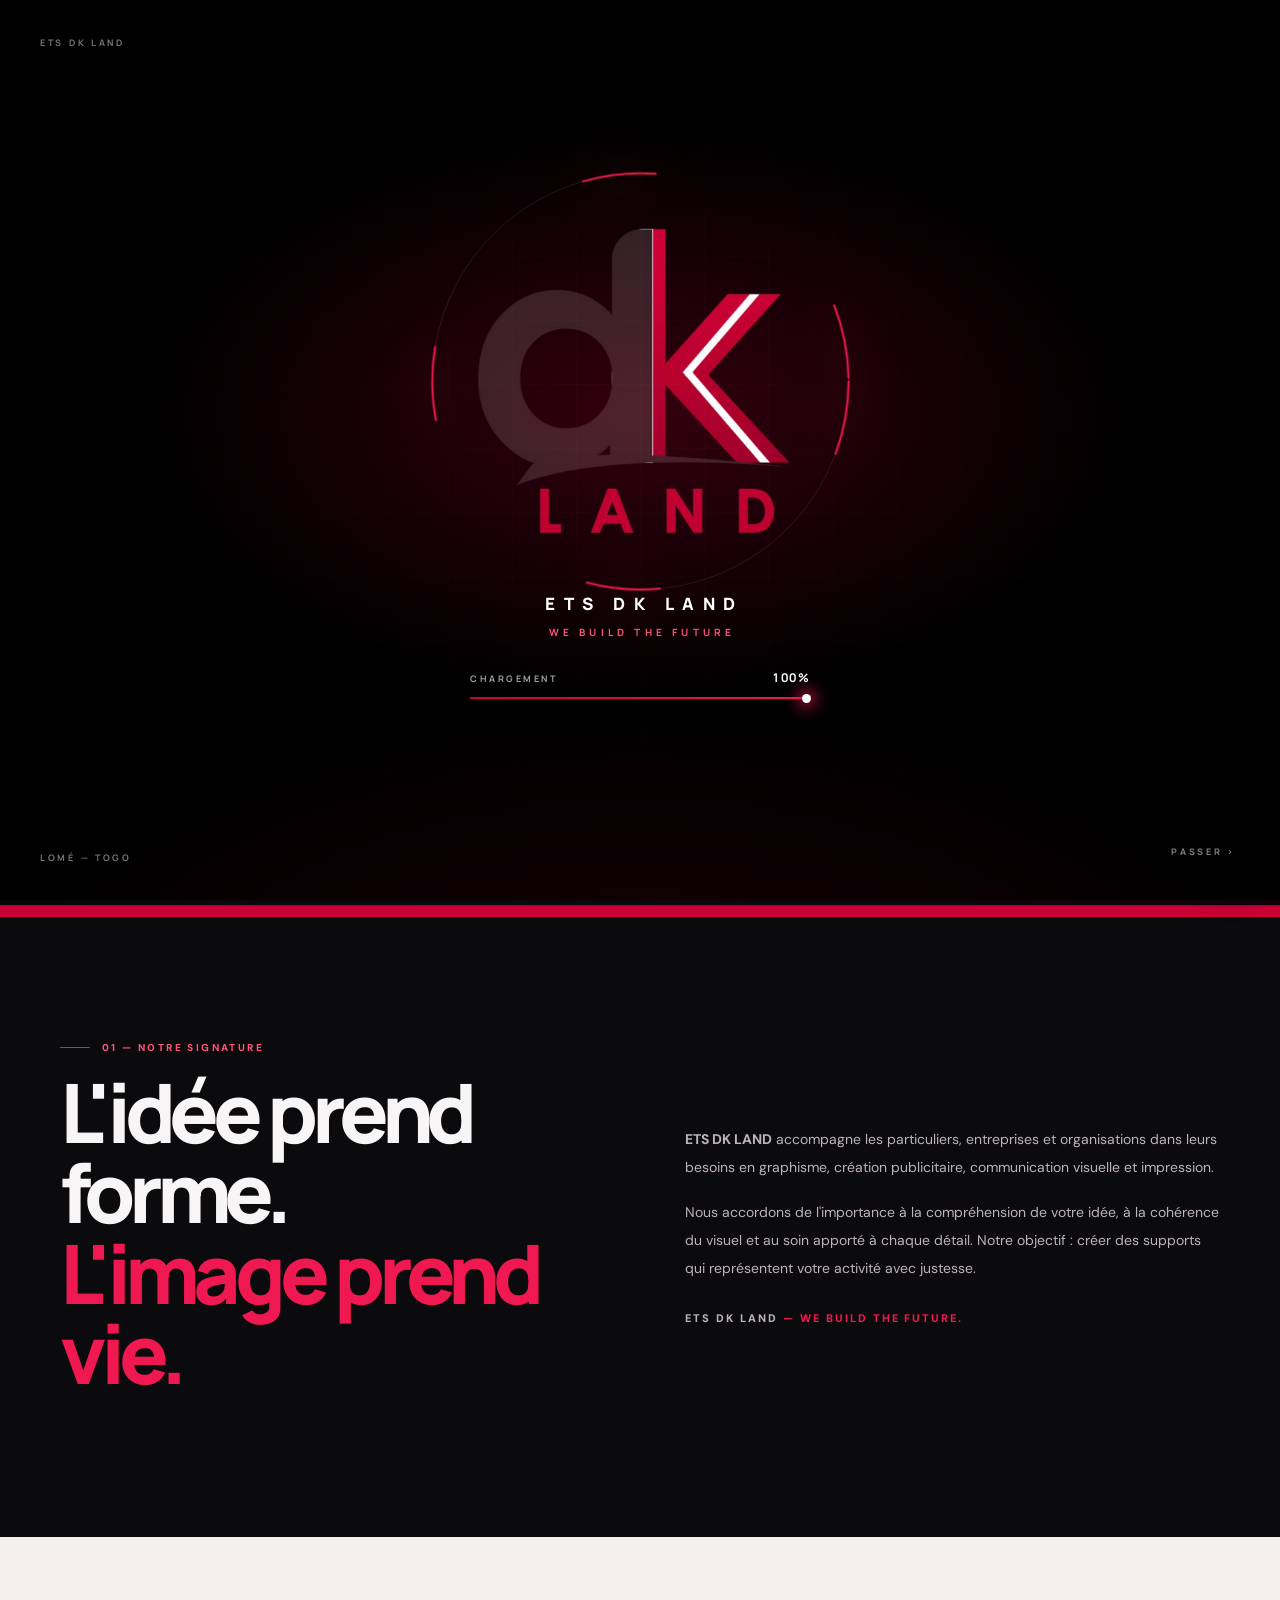
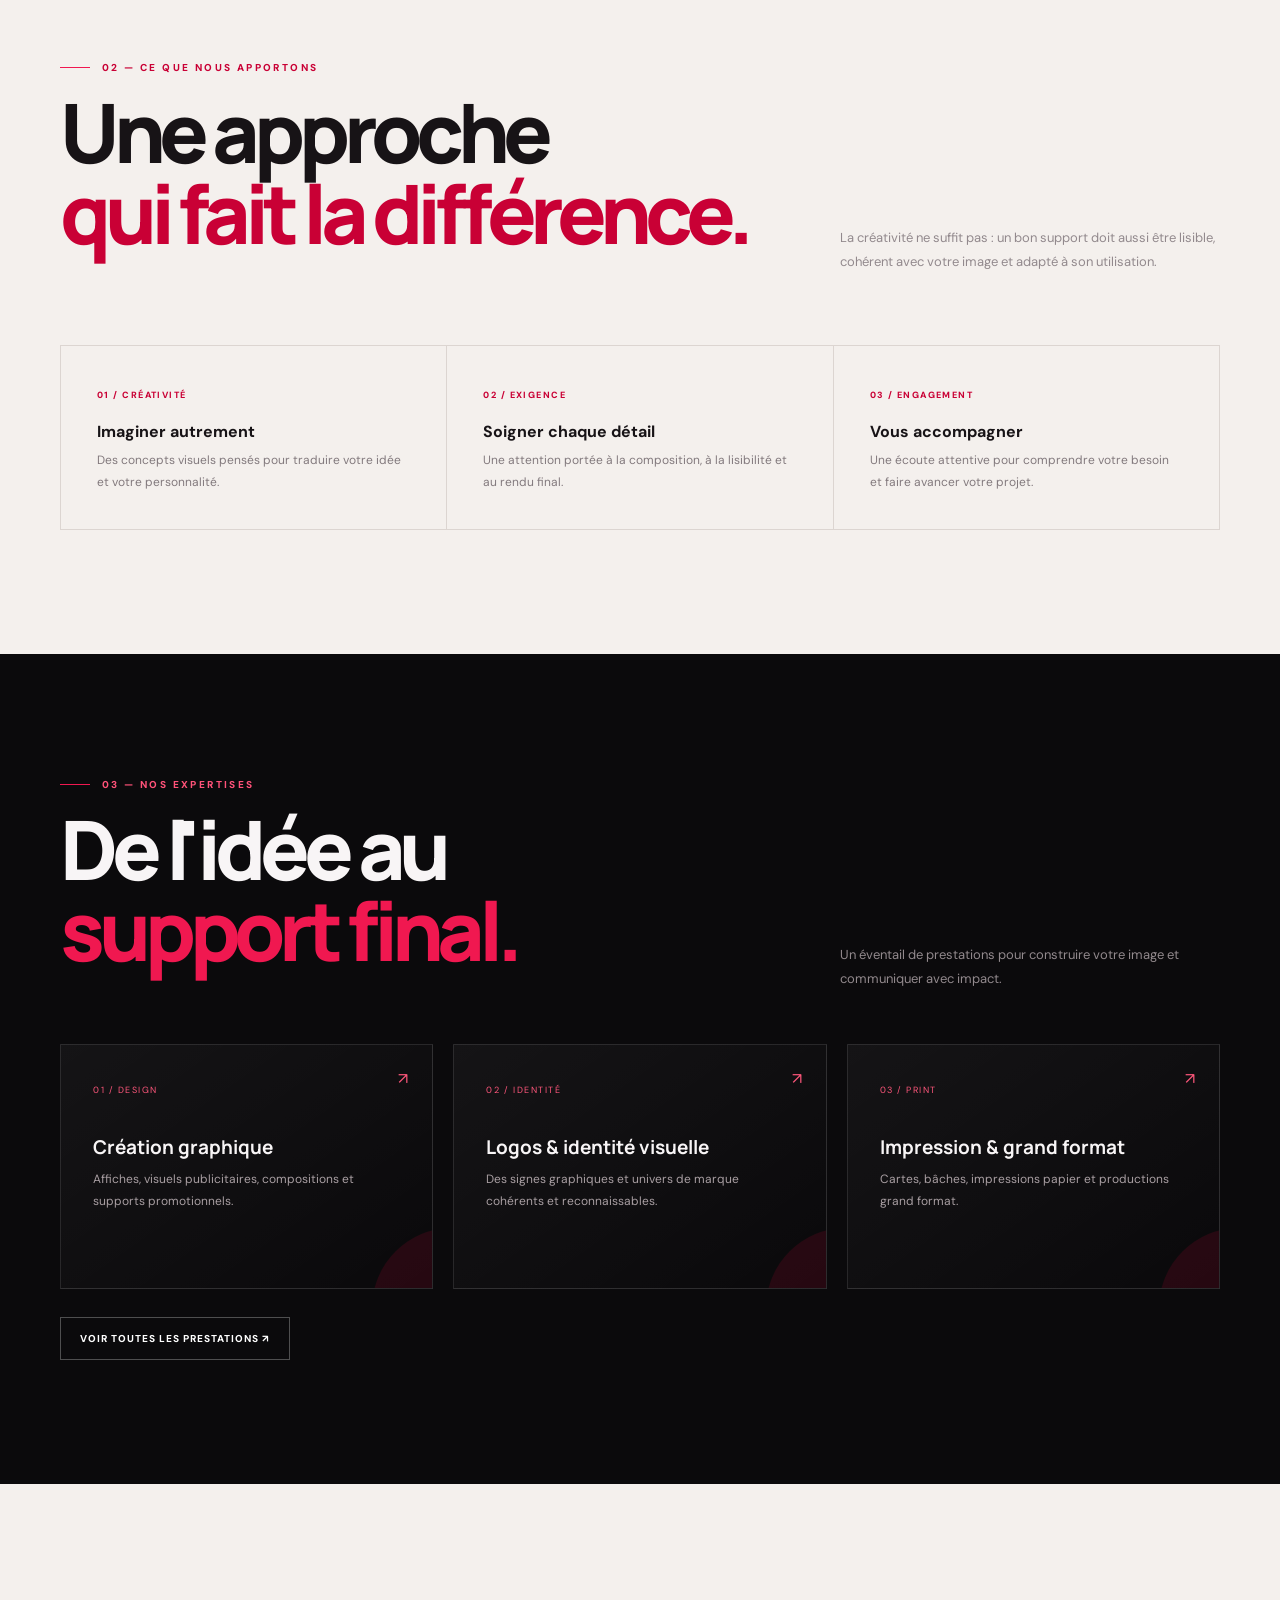
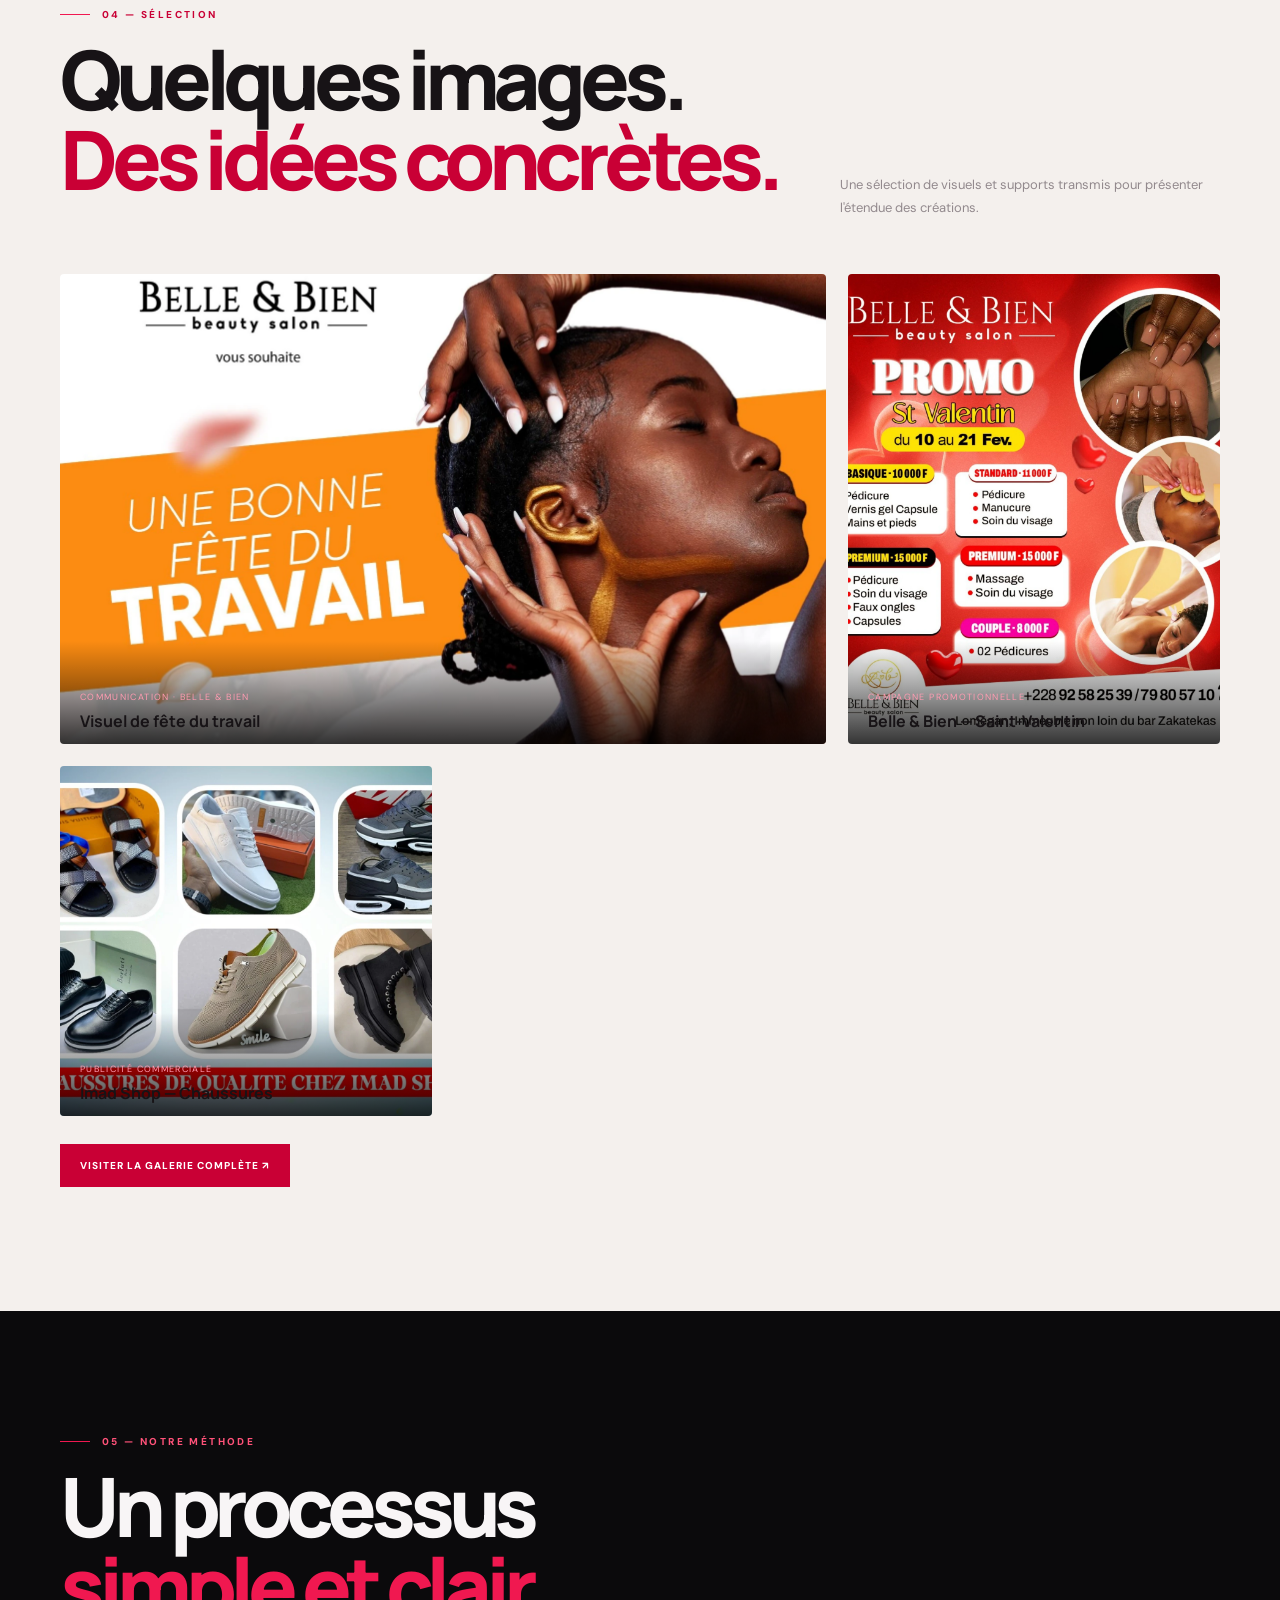
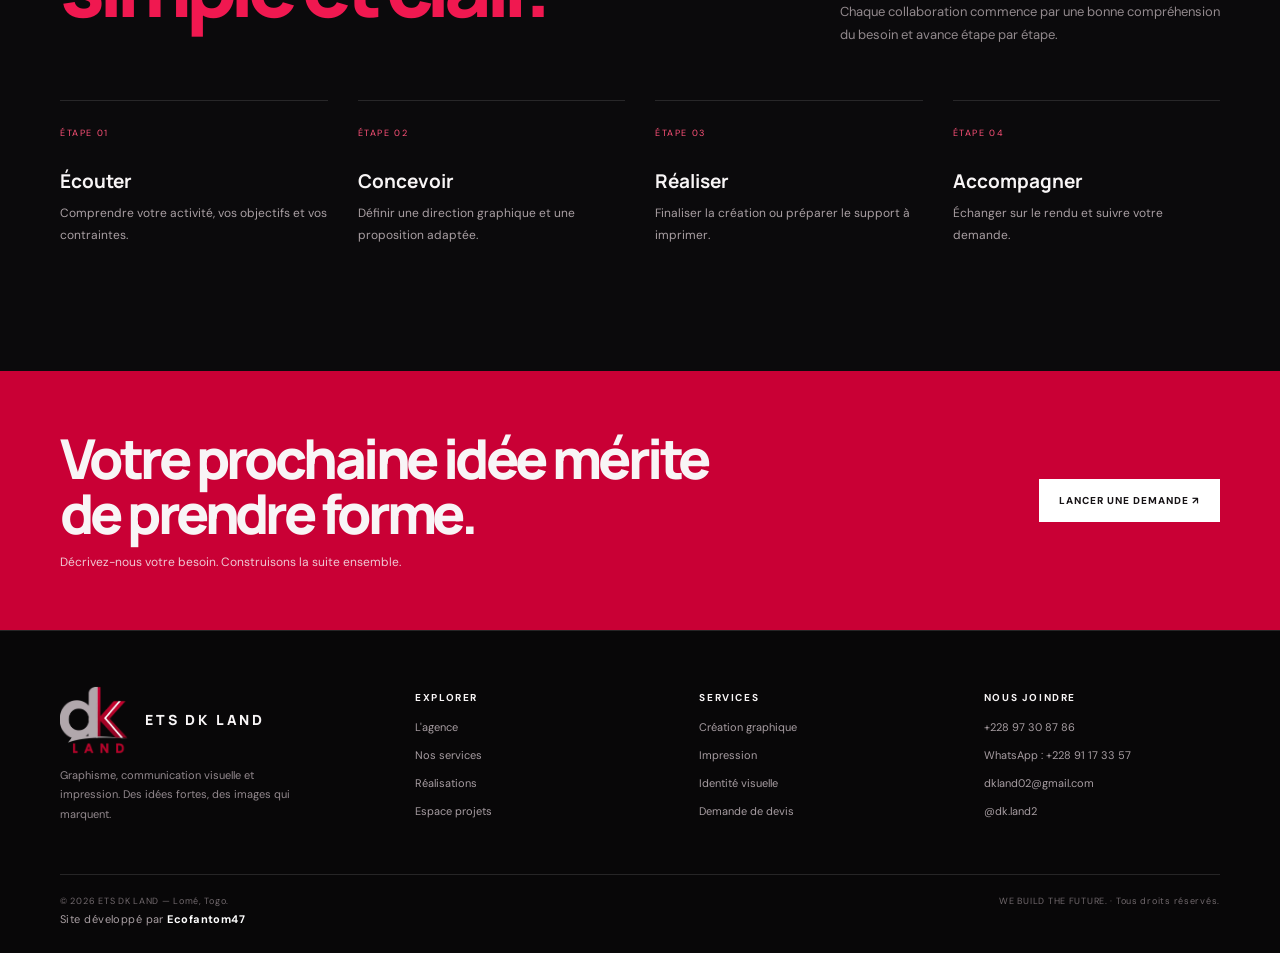
<file: index.html>
<!doctype html><html lang="fr"><head><meta charset="utf-8"><meta name="viewport" content="width=device-width,initial-scale=1"><meta name="theme-color" content="#0b0a0c"><meta name="description" content="Accueil — ETS DK LAND, graphisme et communication visuelle à Lomé, Togo."><title>Accueil | ETS DK LAND</title><link rel="icon" href="logo-dk-land.png"><link rel="stylesheet" href="style.css"><script>(function(){var d=document.documentElement,inner=false;try{inner=!!document.referrer&&document.referrer.indexOf(location.origin)===0&&location.origin!=='null'}catch(e){}if(inner||(window.matchMedia&&matchMedia('(prefers-reduced-motion:reduce)').matches))return;d.classList.add('intro-lock','intro-run');setTimeout(function(){d.classList.remove('intro-lock')},9000)})();</script></head><body class="page-enter"><div id="dk-loader" role="status" aria-live="polite" aria-label="Chargement du site ETS DK LAND"><div class="ld-panel ld-top"></div><div class="ld-panel ld-bottom"></div><div class="ld-glow"></div><div class="ld-grid"></div><div class="ld-flash"></div><span class="ld-corner ld-tl">ETS DK LAND</span><span class="ld-corner ld-bl">LOMÉ — TOGO</span><div class="ld-stage"><div class="ld-logo"><div class="ld-mark"><img src="logo-dk-land.png" alt="Logo officiel DK LAND"><span class="ld-shine"></span></div><svg class="ld-ring" viewBox="0 0 100 100" aria-hidden="true"><circle class="r-base" cx="50" cy="50" r="49" pathLength="100"/><circle class="r-arc" cx="50" cy="50" r="49" pathLength="100"/></svg></div><div class="ld-brand"><b>ETS DK LAND</b><span>WE BUILD THE FUTURE</span></div><div class="ld-meter"><div class="ld-row"><span>CHARGEMENT</span><span class="ld-pct">000%</span></div><div class="ld-track"><div class="ld-fill"></div></div></div></div><button class="ld-skip" type="button">Passer ›</button></div>
<div class="progress"></div><div class="cursor-glow"></div><div class="topline"></div>
<header><div class="wrap nav">
<a class="brand" href="index.html"><img src="logo-dk-land-header.png" alt="Logo officiel DK LAND"><span><b>ETS DK LAND</b><small>WE BUILD THE FUTURE</small></span></a>
<nav class="navlinks"><a class="active" href="index.html">Accueil</a><a href="agence.html">L'agence</a><a href="services.html">Services</a><a href="galerie.html">Réalisations</a><a href="projet.html">Projets</a><a href="contact.html">Contact</a></nav>
<div class="nav-right"><a class="nav-cta" href="demande.html">Demander un devis ↗</a><button class="menu-toggle" aria-label="Ouvrir le menu">☰</button></div>
</div></header><main>
<section class="hero"><div class="wrap"><div class="hero-content"><div class="kicker reveal">Studio créatif · Lomé, Togo</div><h1 class="reveal delay-1">WE BUILD<br><span>THE FUTURE.</span></h1><p class="lead reveal delay-2">Nous transformons vos idées en identités visuelles fortes, supports de communication remarquables et impressions qui donnent de la présence à vos projets.</p><div class="hero-actions reveal delay-3"><a class="btn" href="galerie.html">Explorer nos réalisations ↗</a><a class="btn ghost" href="services.html">Découvrir nos expertises</a></div><div class="hero-stats reveal delay-3"><div class="stat"><strong>09+</strong><small>Domaines créatifs</small></div><div class="stat"><strong>13</strong><small>Visuels présentés</small></div><div class="stat"><strong>LOMÉ</strong><small>Notre point d'ancrage</small></div></div></div></div><div class="hero-orbit"><span class="orbit-dot"></span></div></section>
<div class="ticker"><div class="ticker-track"><span>CRÉATION GRAPHIQUE ✳ IDENTITÉ VISUELLE ✳ PUBLICITÉ ✳ IMPRESSION ✳ GRAND FORMAT ✳</span><span>CRÉATION GRAPHIQUE ✳ IDENTITÉ VISUELLE ✳ PUBLICITÉ ✳ IMPRESSION ✳ GRAND FORMAT ✳</span></div></div>
<section class="section"><div class="wrap"><div class="intro-grid"><div class="reveal"><div class="kicker">01 — Notre signature</div><h2 class="display">L'idée prend forme.<br><em>L'image prend vie.</em></h2></div><div class="intro-copy reveal delay-1"><p><strong>ETS DK LAND</strong> accompagne les particuliers, entreprises et organisations dans leurs besoins en graphisme, création publicitaire, communication visuelle et impression.</p><p>Nous accordons de l'importance à la compréhension de votre idée, à la cohérence du visuel et au soin apporté à chaque détail. Notre objectif : créer des supports qui représentent votre activité avec justesse.</p><div class="signature">ETS DK LAND <span>— WE BUILD THE FUTURE.</span></div></div></div></div></section>
<section class="section light"><div class="wrap"><div class="section-head reveal"><div><div class="kicker">02 — Ce que nous apportons</div><h2 class="display">Une approche<br><em>qui fait la différence.</em></h2></div><p>La créativité ne suffit pas : un bon support doit aussi être lisible, cohérent avec votre image et adapté à son utilisation.</p></div><div class="value-grid"><article class="value reveal"><small>01 / CRÉATIVITÉ</small><h3>Imaginer autrement</h3><p>Des concepts visuels pensés pour traduire votre idée et votre personnalité.</p></article><article class="value reveal delay-1"><small>02 / EXIGENCE</small><h3>Soigner chaque détail</h3><p>Une attention portée à la composition, à la lisibilité et au rendu final.</p></article><article class="value reveal delay-2"><small>03 / ENGAGEMENT</small><h3>Vous accompagner</h3><p>Une écoute attentive pour comprendre votre besoin et faire avancer votre projet.</p></article></div></div></section>
<section class="section"><div class="wrap"><div class="section-head reveal"><div><div class="kicker">03 — Nos expertises</div><h2 class="display">De l'idée au<br><em>support final.</em></h2></div><p>Un éventail de prestations pour construire votre image et communiquer avec impact.</p></div><div class="service-grid">
<article class="service-card reveal"><span class="num">01 / DESIGN</span><span class="arrow">↗</span><h3>Création graphique</h3><p>Affiches, visuels publicitaires, compositions et supports promotionnels.</p></article>
<article class="service-card reveal delay-1"><span class="num">02 / IDENTITÉ</span><span class="arrow">↗</span><h3>Logos & identité visuelle</h3><p>Des signes graphiques et univers de marque cohérents et reconnaissables.</p></article>
<article class="service-card reveal delay-2"><span class="num">03 / PRINT</span><span class="arrow">↗</span><h3>Impression & grand format</h3><p>Cartes, bâches, impressions papier et productions grand format.</p></article>
</div><div style="margin-top:28px"><a class="btn ghost" href="services.html">Voir toutes les prestations ↗</a></div></div></section>
<section class="section light"><div class="wrap"><div class="section-head reveal"><div><div class="kicker">04 — Sélection</div><h2 class="display">Quelques images.<br><em>Des idées concrètes.</em></h2></div><p>Une sélection de visuels et supports transmis pour présenter l'étendue des créations.</p></div><div class="work-grid">
<article class="work-card wide reveal" data-cat="event"><img src="belle-bien-fete-travail.webp" alt="Visuel de fête du travail pour Belle & Bien Beauty Salon" loading="lazy"><div class="work-info"><small>Communication · Belle & Bien</small><b>Visuel de fête du travail</b></div></article>
<article class="work-card reveal delay-1" data-cat="event"><img src="belle-bien-promo.webp" alt="Affiche promotionnelle Saint-Valentin Belle & Bien" loading="lazy"><div class="work-info"><small>Campagne promotionnelle</small><b>Belle & Bien — Saint-Valentin</b></div></article>
<article class="work-card reveal" data-cat="print"><img src="imad-shop-chaussures.webp" alt="Visuel publicitaire chaussures Imad Shop" loading="lazy"><div class="work-info"><small>Publicité commerciale</small><b>Imad Shop — Chaussures</b></div></article>
</div><div style="margin-top:28px"><a class="btn" href="galerie.html">Visiter la galerie complète ↗</a></div></div></section>
<section class="section"><div class="wrap"><div class="section-head reveal"><div><div class="kicker">05 — Notre méthode</div><h2 class="display">Un processus<br><em>simple et clair.</em></h2></div><p>Chaque collaboration commence par une bonne compréhension du besoin et avance étape par étape.</p></div><div class="steps"><div class="step reveal"><small>ÉTAPE 01</small><h3>Écouter</h3><p>Comprendre votre activité, vos objectifs et vos contraintes.</p></div><div class="step reveal delay-1"><small>ÉTAPE 02</small><h3>Concevoir</h3><p>Définir une direction graphique et une proposition adaptée.</p></div><div class="step reveal delay-2"><small>ÉTAPE 03</small><h3>Réaliser</h3><p>Finaliser la création ou préparer le support à imprimer.</p></div><div class="step reveal delay-3"><small>ÉTAPE 04</small><h3>Accompagner</h3><p>Échanger sur le rendu et suivre votre demande.</p></div></div></div></section>
<div class="cta-band"><div class="wrap cta-inner"><div><h2>Votre prochaine idée mérite de prendre forme.</h2><p>Décrivez-nous votre besoin. Construisons la suite ensemble.</p></div><a class="btn light" href="demande.html">Lancer une demande ↗</a></div></div>
</main><footer><div class="wrap"><div class="footer-grid">
<div class="footer-brand"><div class="footer-logo"><img src="logo-dk-land-header.png" alt=""><b>ETS DK LAND</b></div><p>Graphisme, communication visuelle et impression. Des idées fortes, des images qui marquent.</p></div>
<div class="footer-col"><b>Explorer</b><a href="agence.html">L'agence</a><a href="services.html">Nos services</a><a href="galerie.html">Réalisations</a><a href="projet.html">Espace projets</a></div>
<div class="footer-col"><b>Services</b><a href="services.html#design">Création graphique</a><a href="services.html#print">Impression</a><a href="services.html#identite">Identité visuelle</a><a href="demande.html">Demande de devis</a></div>
<div class="footer-col"><b>Nous joindre</b><a href="tel:+22897308786">+228 97 30 87 86</a><a href="https://wa.me/22891173357">WhatsApp : +228 91 17 33 57</a><a href="mailto:dkland02@gmail.com">dkland02@gmail.com</a><a href="https://www.tiktok.com/@dk.land2" target="_blank" rel="noopener">@dk.land2</a></div>
</div><div class="footer-bottom"><span>© <span data-year></span> ETS DK LAND — Lomé, Togo.</span><span>WE BUILD THE FUTURE. · Tous droits réservés.</span></div><span class="developer-credit">Site développé par <strong>Ecofantom47</strong></span></div></footer>
<a class="float-wa" href="https://wa.me/22891173357" target="_blank" rel="noopener" aria-label="Écrire à DK LAND sur WhatsApp">W</a><div class="lightbox"><button aria-label="Fermer l'image">×</button><img alt="Aperçu de la réalisation"></div><script src="script.js"></script><script src="loader.js"></script></body></html>
</file>
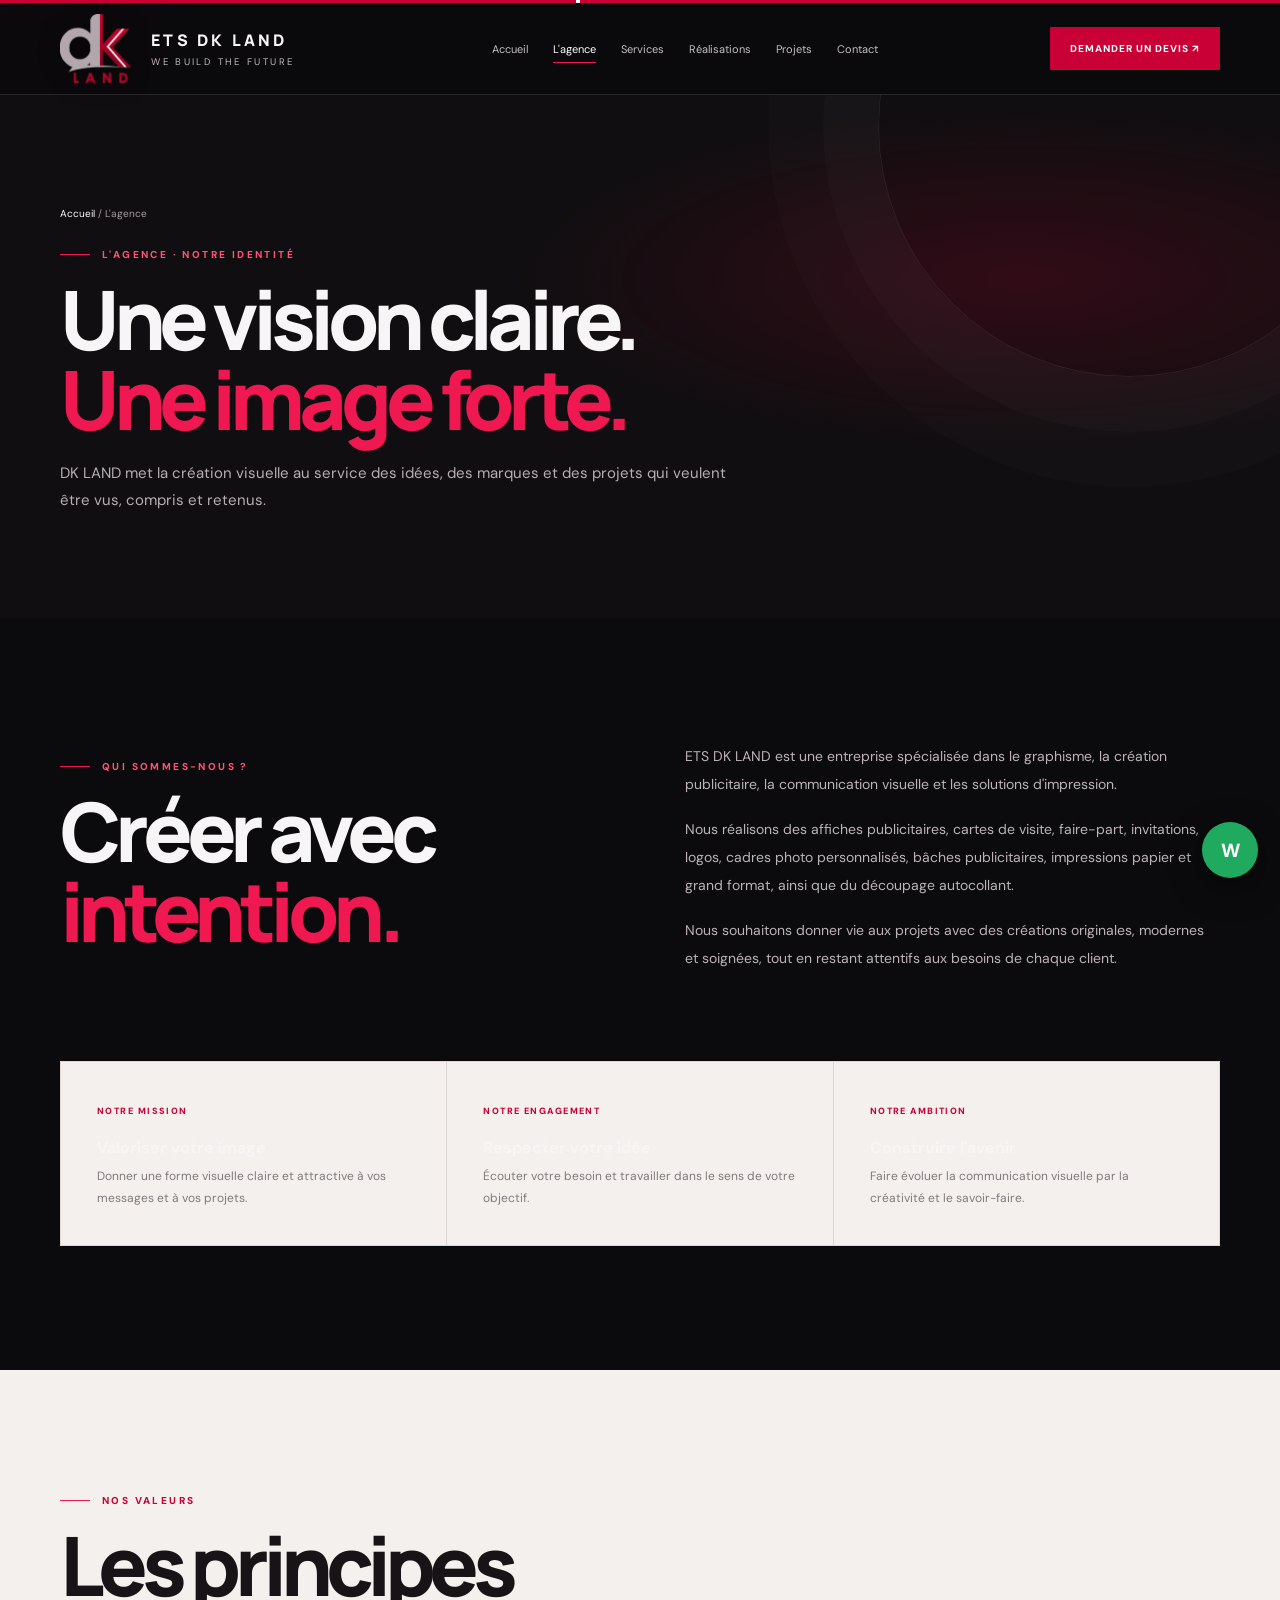
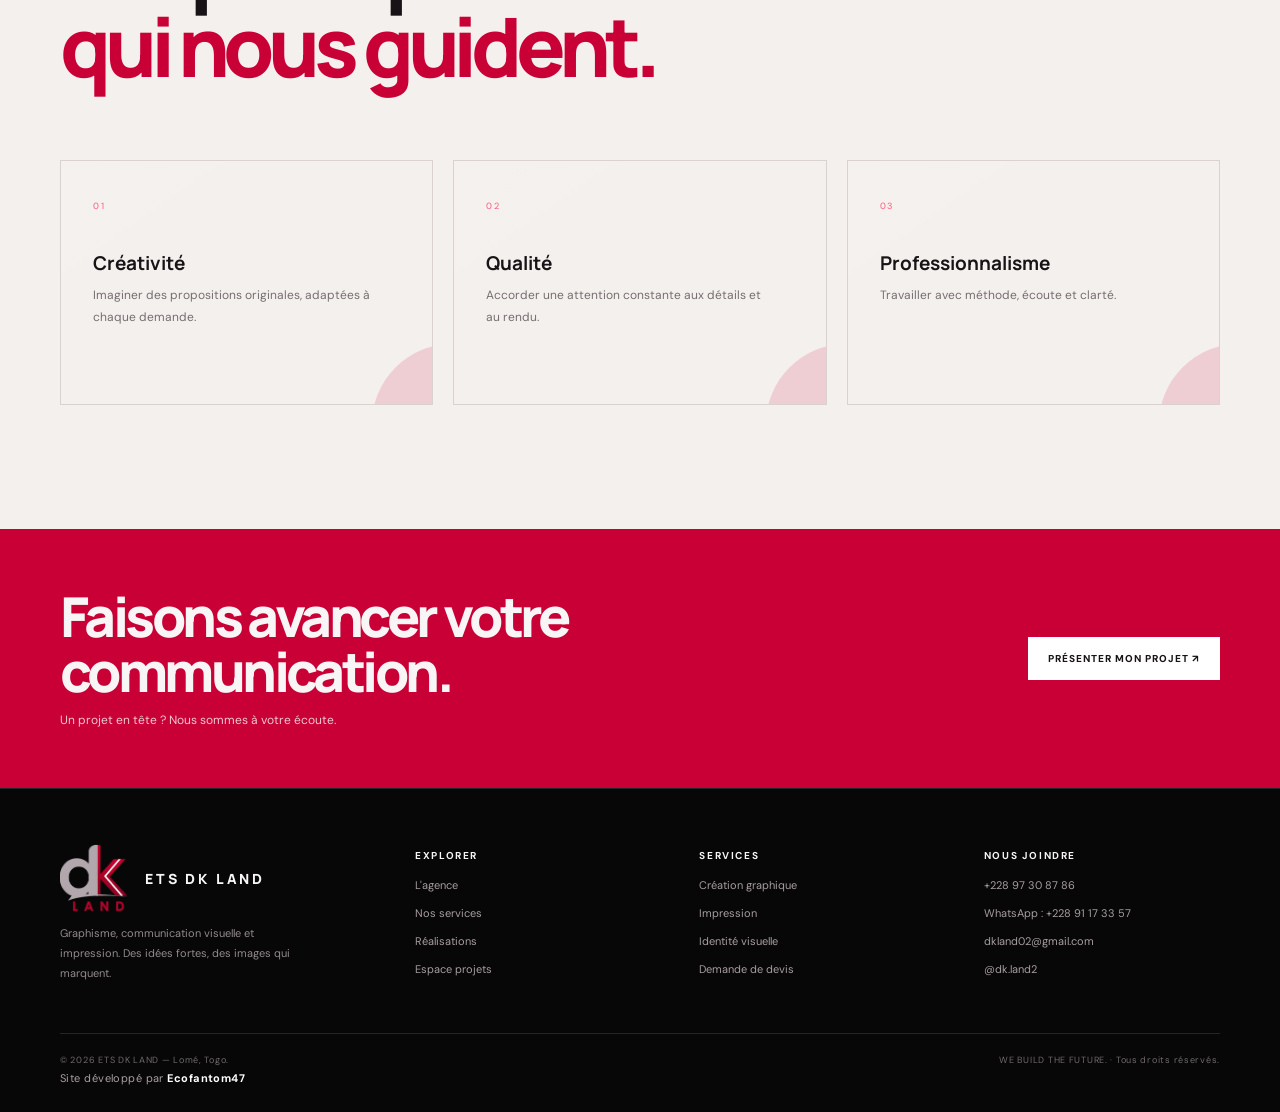
<file: agence.html>
<!doctype html><html lang="fr"><head><meta charset="utf-8"><meta name="viewport" content="width=device-width,initial-scale=1"><meta name="theme-color" content="#0b0a0c"><meta name="description" content="L'agence — ETS DK LAND, graphisme et communication visuelle à Lomé, Togo."><title>L'agence | ETS DK LAND</title><link rel="icon" href="logo-dk-land.png"><link rel="stylesheet" href="style.css"></head><body class="page-enter"><div class="progress"></div><div class="cursor-glow"></div><div class="topline"></div>
<header><div class="wrap nav">
<a class="brand" href="index.html"><img src="logo-dk-land-header.png" alt="Logo officiel DK LAND"><span><b>ETS DK LAND</b><small>WE BUILD THE FUTURE</small></span></a>
<nav class="navlinks"><a href="index.html">Accueil</a><a class="active" href="agence.html">L'agence</a><a href="services.html">Services</a><a href="galerie.html">Réalisations</a><a href="projet.html">Projets</a><a href="contact.html">Contact</a></nav>
<div class="nav-right"><a class="nav-cta" href="demande.html">Demander un devis ↗</a><button class="menu-toggle" aria-label="Ouvrir le menu">☰</button></div>
</div></header><main>
<section class="page-hero"><div class="wrap"><div class="breadcrumbs"><a href="index.html">Accueil</a> / L'agence</div><div class="kicker reveal">L'agence · Notre identité</div><h1 class="display reveal delay-1">Une vision claire.<br><em>Une image forte.</em></h1><p class="lead reveal delay-2">DK LAND met la création visuelle au service des idées, des marques et des projets qui veulent être vus, compris et retenus.</p></div></section>
<section class="section"><div class="wrap"><div class="intro-grid"><div class="reveal"><div class="kicker">Qui sommes-nous ?</div><h2 class="display">Créer avec<br><em>intention.</em></h2></div><div class="intro-copy reveal delay-1"><p>ETS DK LAND est une entreprise spécialisée dans le graphisme, la création publicitaire, la communication visuelle et les solutions d'impression.</p><p>Nous réalisons des affiches publicitaires, cartes de visite, faire-part, invitations, logos, cadres photo personnalisés, bâches publicitaires, impressions papier et grand format, ainsi que du découpage autocollant.</p><p>Nous souhaitons donner vie aux projets avec des créations originales, modernes et soignées, tout en restant attentifs aux besoins de chaque client.</p></div></div><div class="value-grid"><article class="value reveal"><small>NOTRE MISSION</small><h3>Valoriser votre image</h3><p>Donner une forme visuelle claire et attractive à vos messages et à vos projets.</p></article><article class="value reveal delay-1"><small>NOTRE ENGAGEMENT</small><h3>Respecter votre idée</h3><p>Écouter votre besoin et travailler dans le sens de votre objectif.</p></article><article class="value reveal delay-2"><small>NOTRE AMBITION</small><h3>Construire l'avenir</h3><p>Faire évoluer la communication visuelle par la créativité et le savoir-faire.</p></article></div></div></section>
<section class="section light"><div class="wrap"><div class="section-head"><div><div class="kicker">Nos valeurs</div><h2 class="display">Les principes<br><em>qui nous guident.</em></h2></div></div><div class="service-grid"><article class="service-card" style="color:var(--ink);border-color:#d9d2ce"><span class="num">01</span><h3>Créativité</h3><p style="color:#766d71">Imaginer des propositions originales, adaptées à chaque demande.</p></article><article class="service-card" style="color:var(--ink);border-color:#d9d2ce"><span class="num">02</span><h3>Qualité</h3><p style="color:#766d71">Accorder une attention constante aux détails et au rendu.</p></article><article class="service-card" style="color:var(--ink);border-color:#d9d2ce"><span class="num">03</span><h3>Professionnalisme</h3><p style="color:#766d71">Travailler avec méthode, écoute et clarté.</p></article></div></div></section>
<div class="cta-band"><div class="wrap cta-inner"><div><h2>Faisons avancer votre communication.</h2><p>Un projet en tête ? Nous sommes à votre écoute.</p></div><a class="btn light" href="projet.html">Présenter mon projet ↗</a></div></div></main><footer><div class="wrap"><div class="footer-grid">
<div class="footer-brand"><div class="footer-logo"><img src="logo-dk-land-header.png" alt=""><b>ETS DK LAND</b></div><p>Graphisme, communication visuelle et impression. Des idées fortes, des images qui marquent.</p></div>
<div class="footer-col"><b>Explorer</b><a href="agence.html">L'agence</a><a href="services.html">Nos services</a><a href="galerie.html">Réalisations</a><a href="projet.html">Espace projets</a></div>
<div class="footer-col"><b>Services</b><a href="services.html#design">Création graphique</a><a href="services.html#print">Impression</a><a href="services.html#identite">Identité visuelle</a><a href="demande.html">Demande de devis</a></div>
<div class="footer-col"><b>Nous joindre</b><a href="tel:+22897308786">+228 97 30 87 86</a><a href="https://wa.me/22891173357">WhatsApp : +228 91 17 33 57</a><a href="mailto:dkland02@gmail.com">dkland02@gmail.com</a><a href="https://www.tiktok.com/@dk.land2" target="_blank" rel="noopener">@dk.land2</a></div>
</div><div class="footer-bottom"><span>© <span data-year></span> ETS DK LAND — Lomé, Togo.</span><span>WE BUILD THE FUTURE. · Tous droits réservés.</span></div><span class="developer-credit">Site développé par <strong>Ecofantom47</strong></span></div></footer>
<a class="float-wa" href="https://wa.me/22891173357" target="_blank" rel="noopener" aria-label="Écrire à DK LAND sur WhatsApp">W</a><div class="lightbox"><button aria-label="Fermer l'image">×</button><img alt="Aperçu de la réalisation"></div><script src="script.js"></script></body></html>
</file>
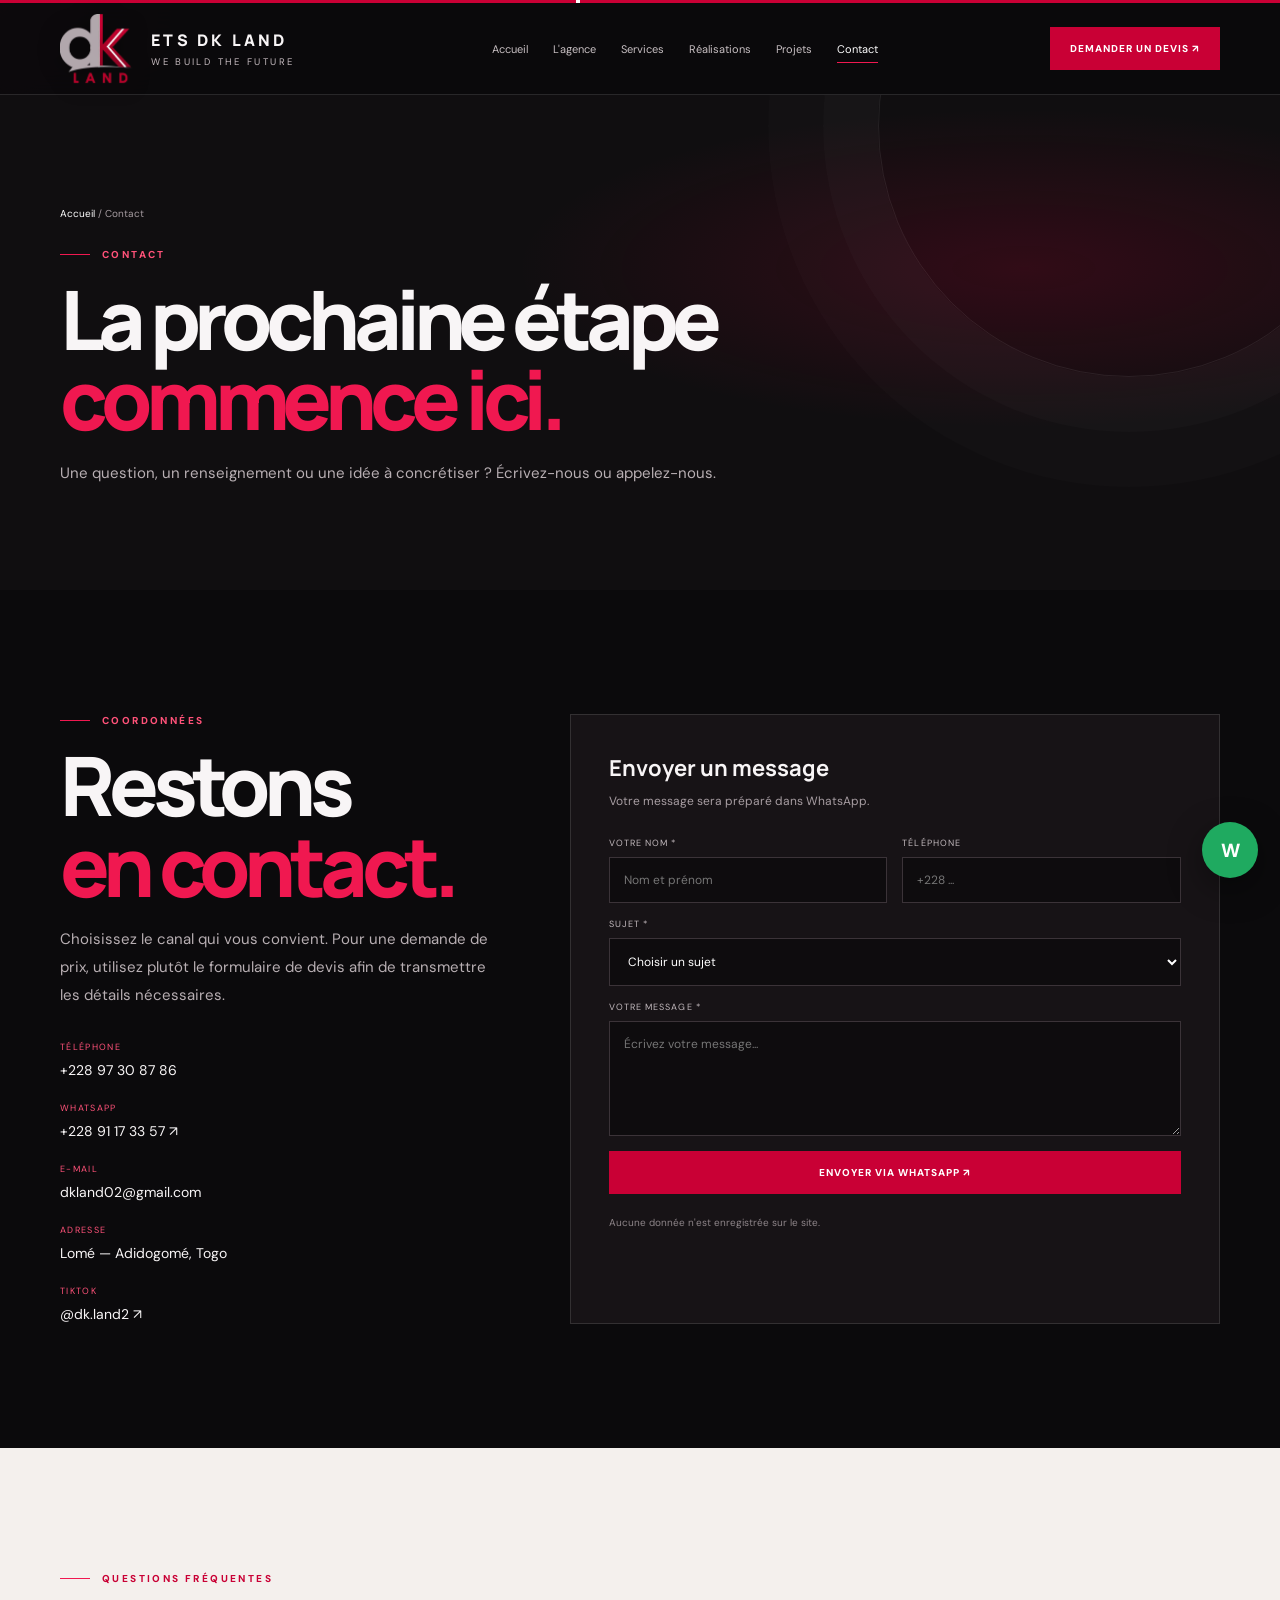
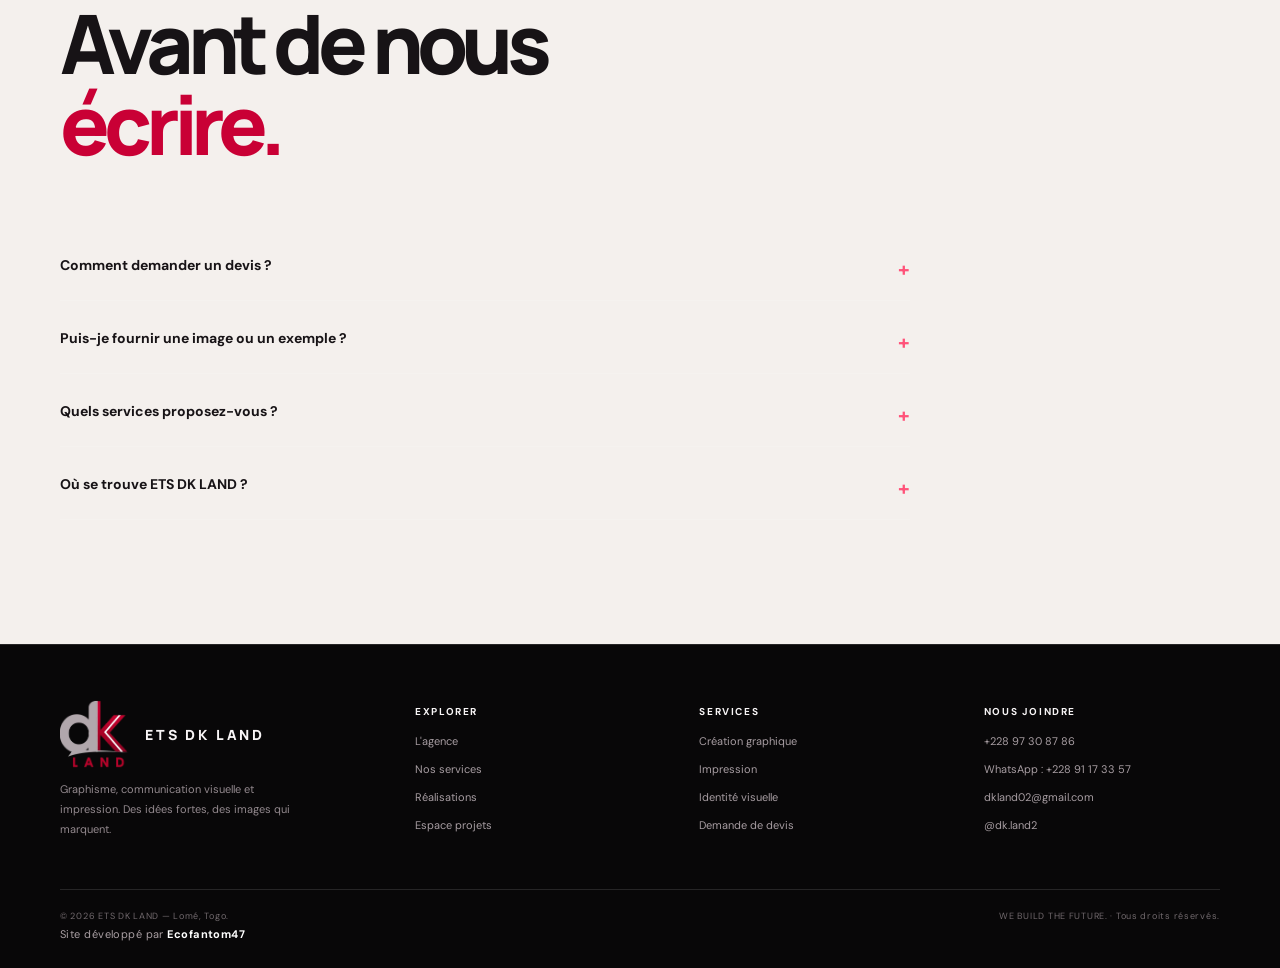
<file: contact.html>
<!doctype html><html lang="fr"><head><meta charset="utf-8"><meta name="viewport" content="width=device-width,initial-scale=1"><meta name="theme-color" content="#0b0a0c"><meta name="description" content="Contact — ETS DK LAND, graphisme et communication visuelle à Lomé, Togo."><title>Contact | ETS DK LAND</title><link rel="icon" href="logo-dk-land.png"><link rel="stylesheet" href="style.css"></head><body class="page-enter"><div class="progress"></div><div class="cursor-glow"></div><div class="topline"></div>
<header><div class="wrap nav">
<a class="brand" href="index.html"><img src="logo-dk-land-header.png" alt="Logo officiel DK LAND"><span><b>ETS DK LAND</b><small>WE BUILD THE FUTURE</small></span></a>
<nav class="navlinks"><a href="index.html">Accueil</a><a href="agence.html">L'agence</a><a href="services.html">Services</a><a href="galerie.html">Réalisations</a><a href="projet.html">Projets</a><a class="active" href="contact.html">Contact</a></nav>
<div class="nav-right"><a class="nav-cta" href="demande.html">Demander un devis ↗</a><button class="menu-toggle" aria-label="Ouvrir le menu">☰</button></div>
</div></header><main>
<section class="page-hero"><div class="wrap"><div class="breadcrumbs"><a href="index.html">Accueil</a> / Contact</div><div class="kicker reveal">Contact</div><h1 class="display reveal delay-1">La prochaine étape<br><em>commence ici.</em></h1><p class="lead reveal delay-2">Une question, un renseignement ou une idée à concrétiser ? Écrivez-nous ou appelez-nous.</p></div></section>
<section class="section"><div class="wrap"><div class="contact-grid"><div class="reveal"><div class="kicker">Coordonnées</div><h2 class="display">Restons<br><em>en contact.</em></h2><p class="lead">Choisissez le canal qui vous convient. Pour une demande de prix, utilisez plutôt le formulaire de devis afin de transmettre les détails nécessaires.</p><div class="contact-detail">
<div><small>Téléphone</small><a href="tel:+22897308786">+228 97 30 87 86</a></div>
<div><small>WhatsApp</small><a href="https://wa.me/22891173357" target="_blank" rel="noopener">+228 91 17 33 57 ↗</a></div>
<div><small>E-mail</small><a href="mailto:dkland02@gmail.com">dkland02@gmail.com</a></div>
<div><small>Adresse</small><span>Lomé — Adidogomé, Togo</span></div>
<div><small>TikTok</small><a href="https://www.tiktok.com/@dk.land2" target="_blank" rel="noopener">@dk.land2 ↗</a></div>
</div></div>
<div class="form-panel reveal delay-1"><h3 class="form-title">Envoyer un message</h3><p class="form-sub">Votre message sera préparé dans WhatsApp.</p><form data-whatsapp data-intro="Bonjour ETS DK LAND, voici mon message :"><div class="form-grid">
<div class="field"><label for="ct-name">Votre nom *</label><input id="ct-name" name="Nom" required placeholder="Nom et prénom"></div>
<div class="field"><label for="ct-phone">Téléphone</label><input id="ct-phone" name="Téléphone" type="tel" placeholder="+228 ..."></div>
<div class="field full"><label for="ct-subject">Sujet *</label><select id="ct-subject" name="Sujet" required><option value="">Choisir un sujet</option><option>Demande d'information</option><option>Suivi d'une commande</option><option>Partenariat</option><option>Autre</option></select></div>
<div class="field full"><label for="ct-message">Votre message *</label><textarea id="ct-message" name="Message" required placeholder="Écrivez votre message..."></textarea></div>
<div class="field full"><button class="btn" type="submit">Envoyer via WhatsApp ↗</button><p class="form-note">Aucune donnée n'est enregistrée sur le site.</p></div>
</div></form></div></div></div></section>
<section class="section light"><div class="wrap"><div class="section-head"><div><div class="kicker">Questions fréquentes</div><h2 class="display">Avant de nous<br><em>écrire.</em></h2></div></div><div class="faq">
<details><summary>Comment demander un devis ?</summary><p>Rendez-vous sur la page « Demande de devis », choisissez le service et décrivez votre besoin. Le formulaire prépare un message à envoyer sur WhatsApp.</p></details>
<details><summary>Puis-je fournir une image ou un exemple ?</summary><p>Oui. Vous pouvez ajouter un lien de référence dans le formulaire, ou joindre directement vos images et documents dans la conversation WhatsApp.</p></details>
<details><summary>Quels services proposez-vous ?</summary><p>Graphisme, affiches, logos, cartes de visite, invitations, faire-part, cadres photo, bâches, impression papier et grand format, découpage autocollant.</p></details>
<details><summary>Où se trouve ETS DK LAND ?</summary><p>L'entreprise est indiquée à Lomé — Adidogomé, Togo. Les indications plus précises peuvent être communiquées directement par téléphone.</p></details>
</div></div></section></main><footer><div class="wrap"><div class="footer-grid">
<div class="footer-brand"><div class="footer-logo"><img src="logo-dk-land-header.png" alt=""><b>ETS DK LAND</b></div><p>Graphisme, communication visuelle et impression. Des idées fortes, des images qui marquent.</p></div>
<div class="footer-col"><b>Explorer</b><a href="agence.html">L'agence</a><a href="services.html">Nos services</a><a href="galerie.html">Réalisations</a><a href="projet.html">Espace projets</a></div>
<div class="footer-col"><b>Services</b><a href="services.html#design">Création graphique</a><a href="services.html#print">Impression</a><a href="services.html#identite">Identité visuelle</a><a href="demande.html">Demande de devis</a></div>
<div class="footer-col"><b>Nous joindre</b><a href="tel:+22897308786">+228 97 30 87 86</a><a href="https://wa.me/22891173357">WhatsApp : +228 91 17 33 57</a><a href="mailto:dkland02@gmail.com">dkland02@gmail.com</a><a href="https://www.tiktok.com/@dk.land2" target="_blank" rel="noopener">@dk.land2</a></div>
</div><div class="footer-bottom"><span>© <span data-year></span> ETS DK LAND — Lomé, Togo.</span><span>WE BUILD THE FUTURE. · Tous droits réservés.</span></div><span class="developer-credit">Site développé par <strong>Ecofantom47</strong></span></div></footer>
<a class="float-wa" href="https://wa.me/22891173357" target="_blank" rel="noopener" aria-label="Écrire à DK LAND sur WhatsApp">W</a><div class="lightbox"><button aria-label="Fermer l'image">×</button><img alt="Aperçu de la réalisation"></div><script src="script.js"></script></body></html>
</file>
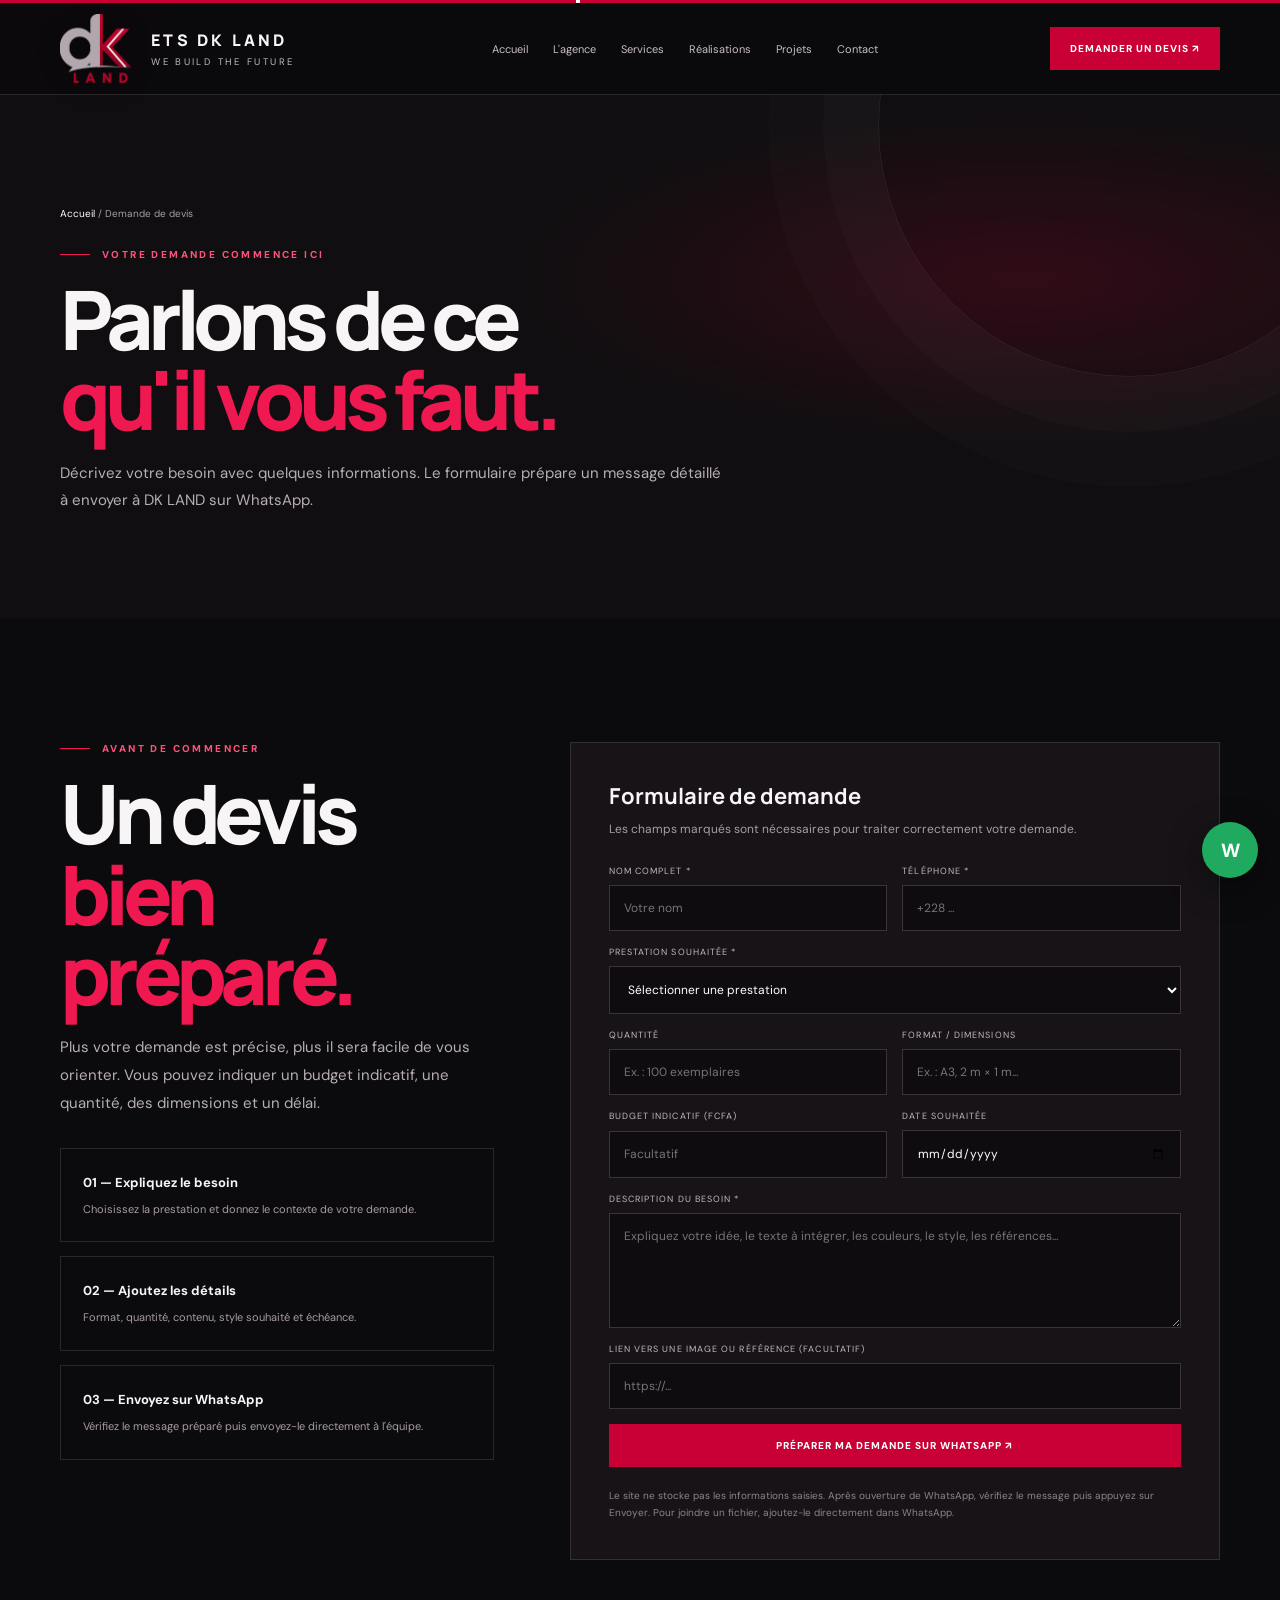
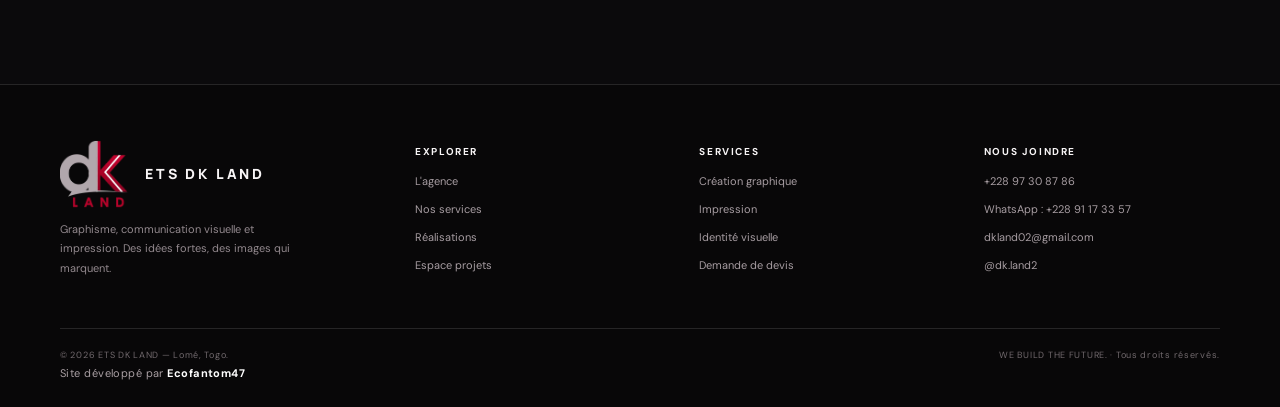
<file: demande.html>
<!doctype html><html lang="fr"><head><meta charset="utf-8"><meta name="viewport" content="width=device-width,initial-scale=1"><meta name="theme-color" content="#0b0a0c"><meta name="description" content="Demande de devis — ETS DK LAND, graphisme et communication visuelle à Lomé, Togo."><title>Demande de devis | ETS DK LAND</title><link rel="icon" href="logo-dk-land.png"><link rel="stylesheet" href="style.css"></head><body class="page-enter"><div class="progress"></div><div class="cursor-glow"></div><div class="topline"></div>
<header><div class="wrap nav">
<a class="brand" href="index.html"><img src="logo-dk-land-header.png" alt="Logo officiel DK LAND"><span><b>ETS DK LAND</b><small>WE BUILD THE FUTURE</small></span></a>
<nav class="navlinks"><a href="index.html">Accueil</a><a href="agence.html">L'agence</a><a href="services.html">Services</a><a href="galerie.html">Réalisations</a><a href="projet.html">Projets</a><a href="contact.html">Contact</a></nav>
<div class="nav-right"><a class="nav-cta" href="demande.html">Demander un devis ↗</a><button class="menu-toggle" aria-label="Ouvrir le menu">☰</button></div>
</div></header><main>
<section class="page-hero"><div class="wrap"><div class="breadcrumbs"><a href="index.html">Accueil</a> / Demande de devis</div><div class="kicker reveal">Votre demande commence ici</div><h1 class="display reveal delay-1">Parlons de ce<br><em>qu'il vous faut.</em></h1><p class="lead reveal delay-2">Décrivez votre besoin avec quelques informations. Le formulaire prépare un message détaillé à envoyer à DK LAND sur WhatsApp.</p></div></section>
<section class="section"><div class="wrap"><div class="contact-grid"><div class="reveal"><div class="kicker">Avant de commencer</div><h2 class="display">Un devis<br><em>bien préparé.</em></h2><p class="lead">Plus votre demande est précise, plus il sera facile de vous orienter. Vous pouvez indiquer un budget indicatif, une quantité, des dimensions et un délai.</p><div class="timeline" style="grid-template-columns:1fr;margin-top:30px"><div class="timeline-card"><b>01 — Expliquez le besoin</b><p>Choisissez la prestation et donnez le contexte de votre demande.</p></div><div class="timeline-card"><b>02 — Ajoutez les détails</b><p>Format, quantité, contenu, style souhaité et échéance.</p></div><div class="timeline-card"><b>03 — Envoyez sur WhatsApp</b><p>Vérifiez le message préparé puis envoyez-le directement à l'équipe.</p></div></div></div>
<div class="form-panel reveal delay-1"><h3 class="form-title">Formulaire de demande</h3><p class="form-sub">Les champs marqués sont nécessaires pour traiter correctement votre demande.</p>
<form data-whatsapp data-intro="Bonjour ETS DK LAND, je souhaite obtenir un devis. Voici les détails de ma demande :" >
<div class="form-grid">
<div class="field"><label for="rq-name">Nom complet *</label><input id="rq-name" name="Nom complet" placeholder="Votre nom" required></div>
<div class="field"><label for="rq-phone">Téléphone *</label><input id="rq-phone" name="Téléphone" type="tel" placeholder="+228 ..." required></div>
<div class="field full"><label for="rq-service">Prestation souhaitée *</label><select id="rq-service" name="Prestation" required><option value="">Sélectionner une prestation</option><option>Affiche publicitaire</option><option>Logo / identité visuelle</option><option>Carte de visite</option><option>Carte d'invitation / faire-part</option><option>Invitation de mariage</option><option>Cadre photo personnalisé</option><option>Bâche publicitaire</option><option>Impression sur papier</option><option>Impression grand format</option><option>Découpage autocollant</option><option>Autre demande</option></select></div>
<div class="field"><label for="rq-qty">Quantité</label><input id="rq-qty" name="Quantité" placeholder="Ex. : 100 exemplaires"></div>
<div class="field"><label for="rq-size">Format / dimensions</label><input id="rq-size" name="Format / dimensions" placeholder="Ex. : A3, 2 m × 1 m..."></div>
<div class="field"><label for="rq-budget">Budget indicatif (FCFA)</label><input id="rq-budget" name="Budget indicatif" placeholder="Facultatif"></div>
<div class="field"><label for="rq-deadline">Date souhaitée</label><input id="rq-deadline" name="Date souhaitée" type="date"></div>
<div class="field full"><label for="rq-details">Description du besoin *</label><textarea id="rq-details" name="Description" placeholder="Expliquez votre idée, le texte à intégrer, les couleurs, le style, les références..." required></textarea></div>
<div class="field full"><label for="rq-reference">Lien vers une image ou référence (facultatif)</label><input id="rq-reference" name="Lien de référence" type="url" placeholder="https://..."></div>
<div class="field full"><button class="btn" type="submit">Préparer ma demande sur WhatsApp ↗</button><p class="form-note">Le site ne stocke pas les informations saisies. Après ouverture de WhatsApp, vérifiez le message puis appuyez sur Envoyer. Pour joindre un fichier, ajoutez-le directement dans WhatsApp.</p></div>
</div></form></div></div></div></section></main><footer><div class="wrap"><div class="footer-grid">
<div class="footer-brand"><div class="footer-logo"><img src="logo-dk-land-header.png" alt=""><b>ETS DK LAND</b></div><p>Graphisme, communication visuelle et impression. Des idées fortes, des images qui marquent.</p></div>
<div class="footer-col"><b>Explorer</b><a href="agence.html">L'agence</a><a href="services.html">Nos services</a><a href="galerie.html">Réalisations</a><a href="projet.html">Espace projets</a></div>
<div class="footer-col"><b>Services</b><a href="services.html#design">Création graphique</a><a href="services.html#print">Impression</a><a href="services.html#identite">Identité visuelle</a><a href="demande.html">Demande de devis</a></div>
<div class="footer-col"><b>Nous joindre</b><a href="tel:+22897308786">+228 97 30 87 86</a><a href="https://wa.me/22891173357">WhatsApp : +228 91 17 33 57</a><a href="mailto:dkland02@gmail.com">dkland02@gmail.com</a><a href="https://www.tiktok.com/@dk.land2" target="_blank" rel="noopener">@dk.land2</a></div>
</div><div class="footer-bottom"><span>© <span data-year></span> ETS DK LAND — Lomé, Togo.</span><span>WE BUILD THE FUTURE. · Tous droits réservés.</span></div><span class="developer-credit">Site développé par <strong>Ecofantom47</strong></span></div></footer>
<a class="float-wa" href="https://wa.me/22891173357" target="_blank" rel="noopener" aria-label="Écrire à DK LAND sur WhatsApp">W</a><div class="lightbox"><button aria-label="Fermer l'image">×</button><img alt="Aperçu de la réalisation"></div><script src="script.js"></script></body></html>
</file>
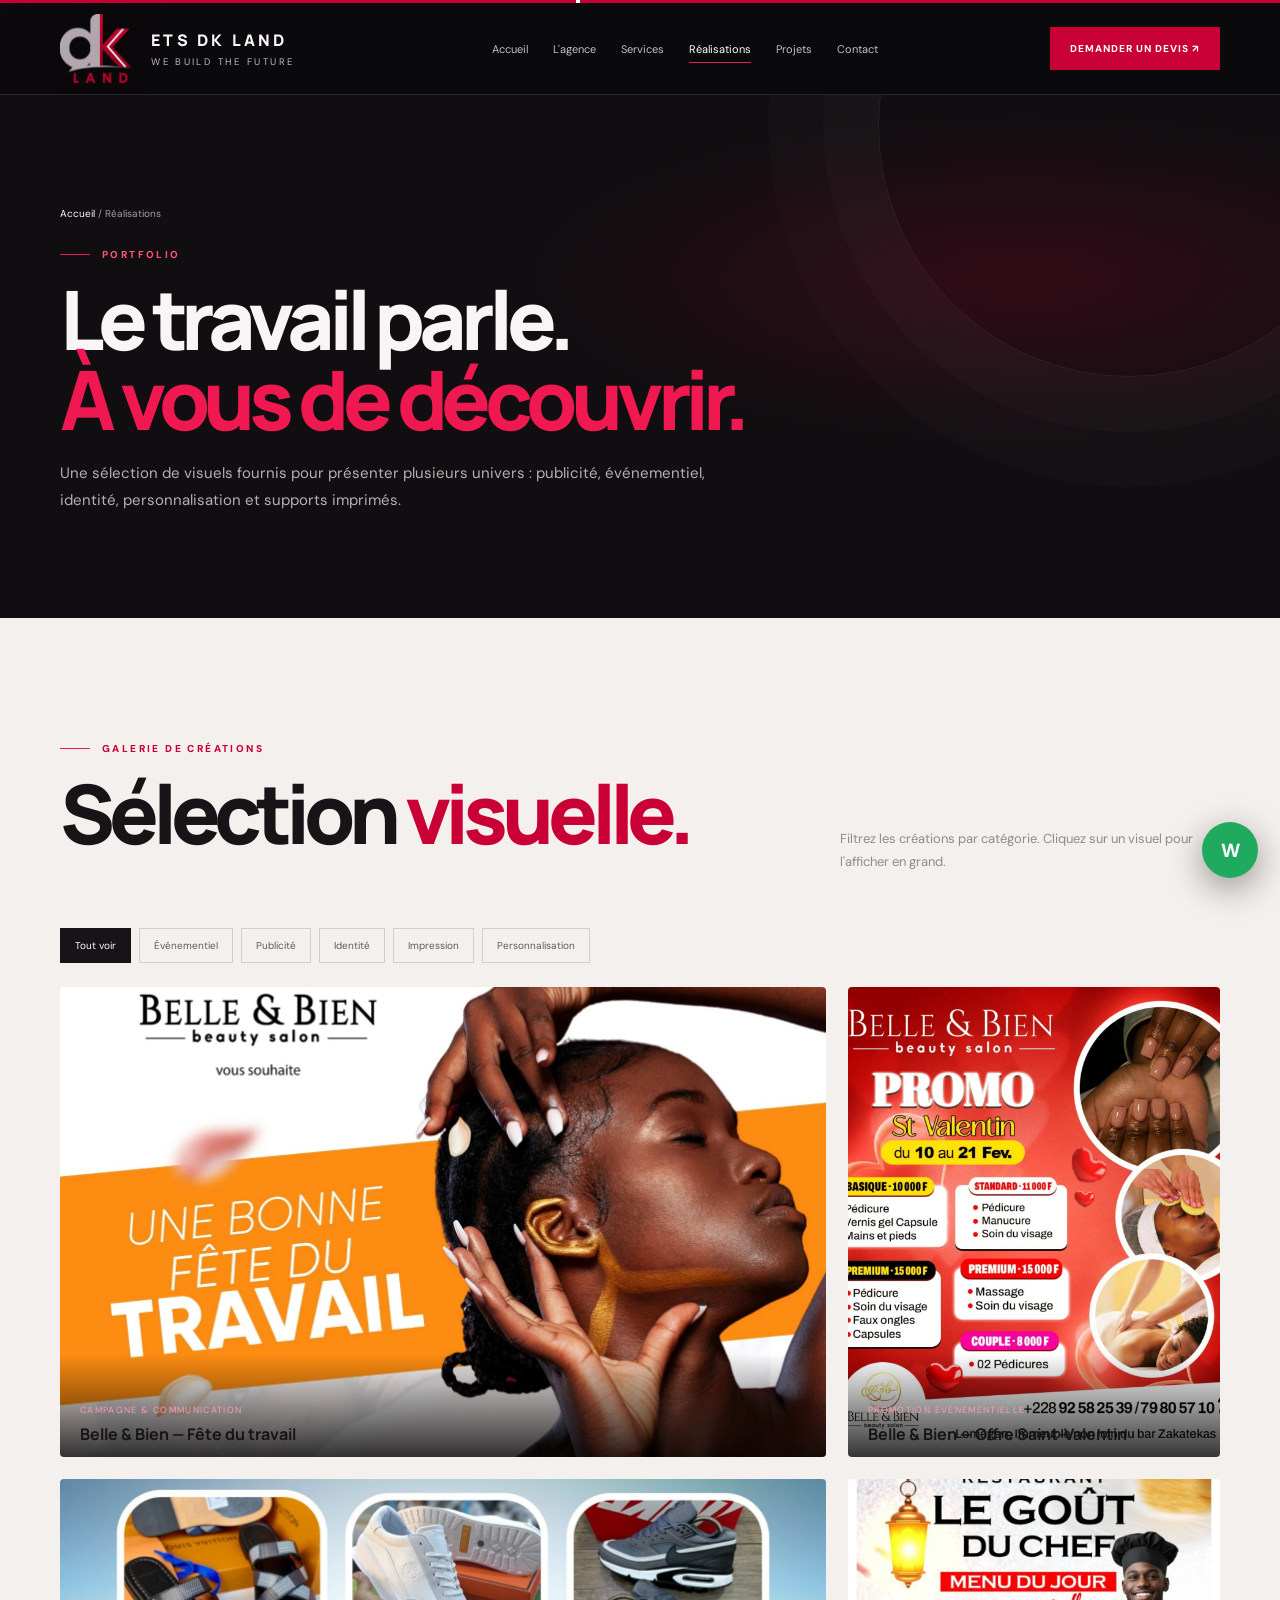
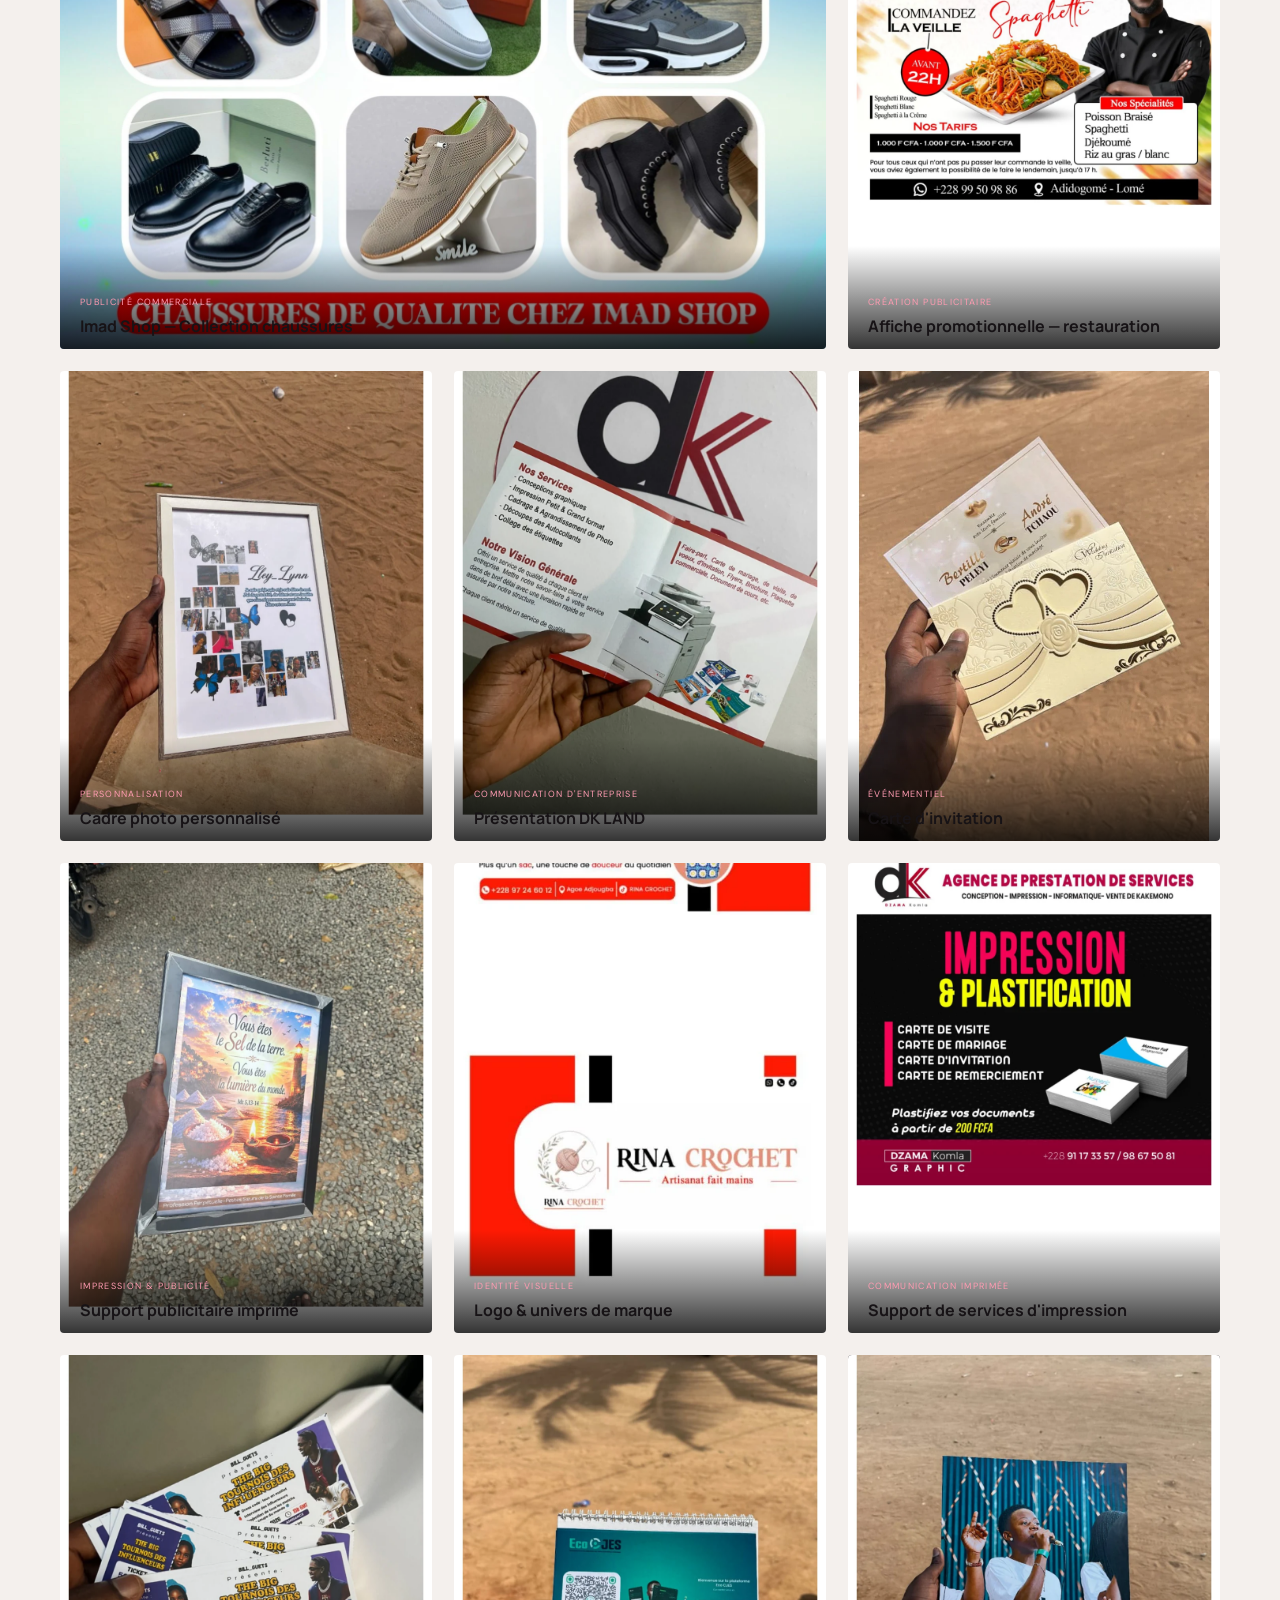
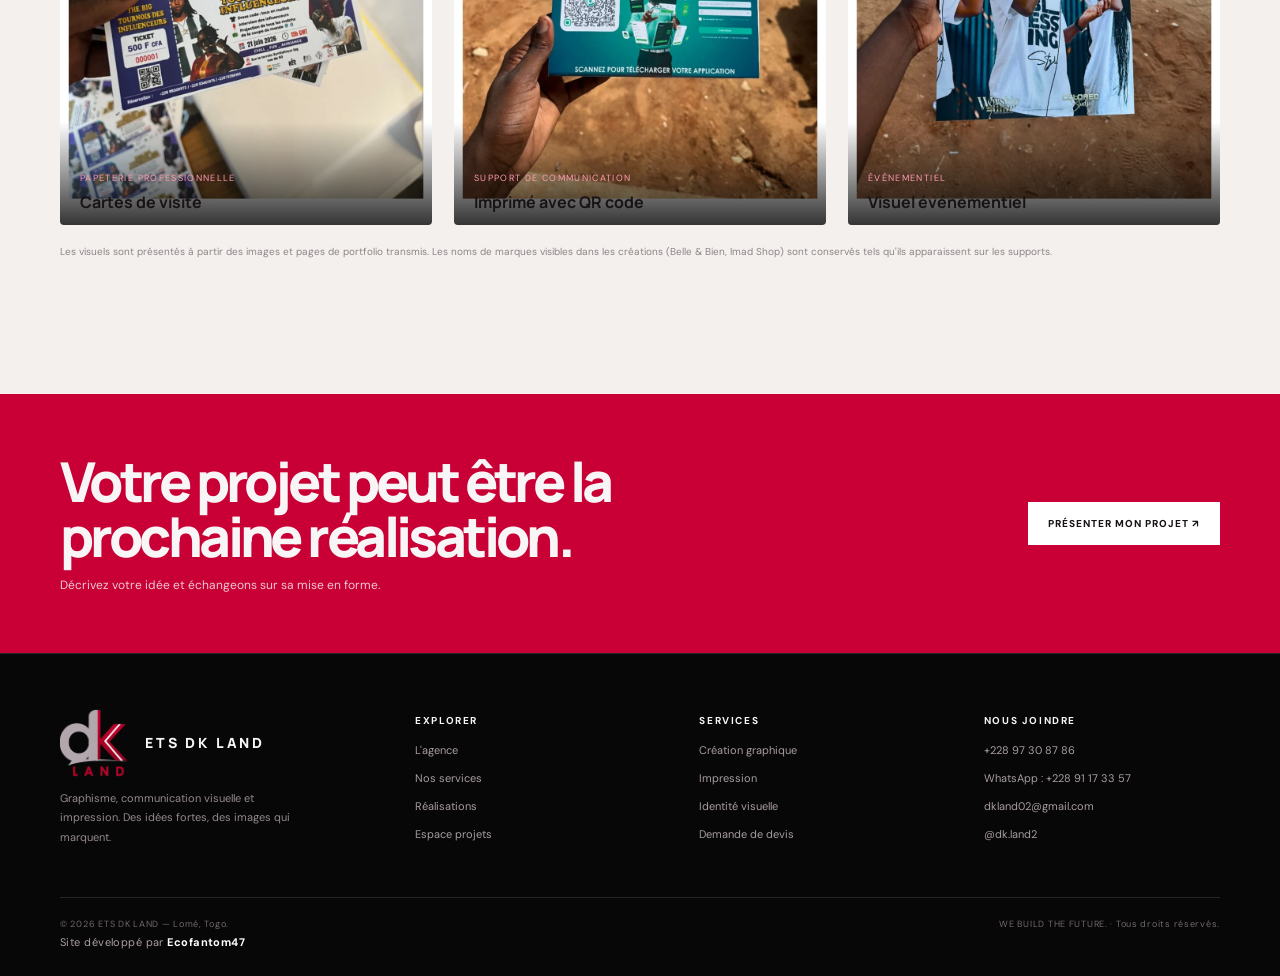
<file: galerie.html>
<!doctype html><html lang="fr"><head><meta charset="utf-8"><meta name="viewport" content="width=device-width,initial-scale=1"><meta name="theme-color" content="#0b0a0c"><meta name="description" content="Réalisations — ETS DK LAND, graphisme et communication visuelle à Lomé, Togo."><title>Réalisations | ETS DK LAND</title><link rel="icon" href="logo-dk-land.png"><link rel="stylesheet" href="style.css"></head><body class="page-enter"><div class="progress"></div><div class="cursor-glow"></div><div class="topline"></div>
<header><div class="wrap nav">
<a class="brand" href="index.html"><img src="logo-dk-land-header.png" alt="Logo officiel DK LAND"><span><b>ETS DK LAND</b><small>WE BUILD THE FUTURE</small></span></a>
<nav class="navlinks"><a href="index.html">Accueil</a><a href="agence.html">L'agence</a><a href="services.html">Services</a><a class="active" href="galerie.html">Réalisations</a><a href="projet.html">Projets</a><a href="contact.html">Contact</a></nav>
<div class="nav-right"><a class="nav-cta" href="demande.html">Demander un devis ↗</a><button class="menu-toggle" aria-label="Ouvrir le menu">☰</button></div>
</div></header><main>
<section class="page-hero"><div class="wrap"><div class="breadcrumbs"><a href="index.html">Accueil</a> / Réalisations</div><div class="kicker reveal">Portfolio</div><h1 class="display reveal delay-1">Le travail parle.<br><em>À vous de découvrir.</em></h1><p class="lead reveal delay-2">Une sélection de visuels fournis pour présenter plusieurs univers : publicité, événementiel, identité, personnalisation et supports imprimés.</p></div></section>
<section class="section light"><div class="wrap"><div class="section-head"><div><div class="kicker">Galerie de créations</div><h2 class="display">Sélection <em>visuelle.</em></h2></div><p>Filtrez les créations par catégorie. Cliquez sur un visuel pour l'afficher en grand.</p></div>
<div class="filters"><button class="filter active" data-filter="all">Tout voir</button><button class="filter" data-filter="event">Événementiel</button><button class="filter" data-filter="pub">Publicité</button><button class="filter" data-filter="identity">Identité</button><button class="filter" data-filter="print">Impression</button><button class="filter" data-filter="photo">Personnalisation</button></div>
<div class="work-grid"><article class="work-card wide" data-cat="event"><img src="belle-bien-fete-travail.webp" alt="Belle & Bien — Fête du travail" loading="lazy"><div class="work-info"><small>Campagne & communication</small><b>Belle & Bien — Fête du travail</b></div></article>
<article class="work-card " data-cat="event"><img src="belle-bien-promo.webp" alt="Belle & Bien — Offre Saint-Valentin" loading="lazy"><div class="work-info"><small>Promotion événementielle</small><b>Belle & Bien — Offre Saint-Valentin</b></div></article>
<article class="work-card wide" data-cat="pub"><img src="imad-shop-chaussures.webp" alt="Imad Shop — Collection chaussures" loading="lazy"><div class="work-info"><small>Publicité commerciale</small><b>Imad Shop — Collection chaussures</b></div></article>
<article class="work-card " data-cat="pub"><img src="work-01.webp" alt="Affiche promotionnelle — restauration" loading="lazy"><div class="work-info"><small>Création publicitaire</small><b>Affiche promotionnelle — restauration</b></div></article>
<article class="work-card " data-cat="photo"><img src="work-02.webp" alt="Cadre photo personnalisé" loading="lazy"><div class="work-info"><small>Personnalisation</small><b>Cadre photo personnalisé</b></div></article>
<article class="work-card " data-cat="identity"><img src="work-03.webp" alt="Présentation DK LAND" loading="lazy"><div class="work-info"><small>Communication d'entreprise</small><b>Présentation DK LAND</b></div></article>
<article class="work-card " data-cat="event"><img src="work-04.webp" alt="Carte d'invitation" loading="lazy"><div class="work-info"><small>Événementiel</small><b>Carte d'invitation</b></div></article>
<article class="work-card " data-cat="pub"><img src="work-05.webp" alt="Support publicitaire imprimé" loading="lazy"><div class="work-info"><small>Impression & publicité</small><b>Support publicitaire imprimé</b></div></article>
<article class="work-card " data-cat="identity"><img src="work-06.webp" alt="Logo & univers de marque" loading="lazy"><div class="work-info"><small>Identité visuelle</small><b>Logo & univers de marque</b></div></article>
<article class="work-card " data-cat="pub"><img src="work-07.webp" alt="Support de services d'impression" loading="lazy"><div class="work-info"><small>Communication imprimée</small><b>Support de services d'impression</b></div></article>
<article class="work-card " data-cat="print"><img src="work-08.webp" alt="Cartes de visite" loading="lazy"><div class="work-info"><small>Papeterie professionnelle</small><b>Cartes de visite</b></div></article>
<article class="work-card " data-cat="print"><img src="work-09.webp" alt="Imprimé avec QR code" loading="lazy"><div class="work-info"><small>Support de communication</small><b>Imprimé avec QR code</b></div></article>
<article class="work-card " data-cat="event"><img src="work-10.webp" alt="Visuel événementiel" loading="lazy"><div class="work-info"><small>Événementiel</small><b>Visuel événementiel</b></div></article>
</div><p class="portfolio-note">Les visuels sont présentés à partir des images et pages de portfolio transmis. Les noms de marques visibles dans les créations (Belle & Bien, Imad Shop) sont conservés tels qu'ils apparaissent sur les supports.</p></div></section>
<div class="cta-band"><div class="wrap cta-inner"><div><h2>Votre projet peut être la prochaine réalisation.</h2><p>Décrivez votre idée et échangeons sur sa mise en forme.</p></div><a class="btn light" href="projet.html">Présenter mon projet ↗</a></div></div></main><footer><div class="wrap"><div class="footer-grid">
<div class="footer-brand"><div class="footer-logo"><img src="logo-dk-land-header.png" alt=""><b>ETS DK LAND</b></div><p>Graphisme, communication visuelle et impression. Des idées fortes, des images qui marquent.</p></div>
<div class="footer-col"><b>Explorer</b><a href="agence.html">L'agence</a><a href="services.html">Nos services</a><a href="galerie.html">Réalisations</a><a href="projet.html">Espace projets</a></div>
<div class="footer-col"><b>Services</b><a href="services.html#design">Création graphique</a><a href="services.html#print">Impression</a><a href="services.html#identite">Identité visuelle</a><a href="demande.html">Demande de devis</a></div>
<div class="footer-col"><b>Nous joindre</b><a href="tel:+22897308786">+228 97 30 87 86</a><a href="https://wa.me/22891173357">WhatsApp : +228 91 17 33 57</a><a href="mailto:dkland02@gmail.com">dkland02@gmail.com</a><a href="https://www.tiktok.com/@dk.land2" target="_blank" rel="noopener">@dk.land2</a></div>
</div><div class="footer-bottom"><span>© <span data-year></span> ETS DK LAND — Lomé, Togo.</span><span>WE BUILD THE FUTURE. · Tous droits réservés.</span></div><span class="developer-credit">Site développé par <strong>Ecofantom47</strong></span></div></footer>
<a class="float-wa" href="https://wa.me/22891173357" target="_blank" rel="noopener" aria-label="Écrire à DK LAND sur WhatsApp">W</a><div class="lightbox" role="dialog" aria-modal="true" aria-label="Aperçu des réalisations">
<button class="lightbox-close" data-lightbox-close aria-label="Fermer l'image">×</button>
<button class="lightbox-nav lightbox-prev" data-lightbox-prev aria-label="Image précédente">‹</button>
<figure><img alt="Aperçu de la réalisation"><figcaption>Réalisation — ETS DK LAND</figcaption></figure>
<button class="lightbox-nav lightbox-next" data-lightbox-next aria-label="Image suivante">›</button>
</div><script src="script.js"></script></body></html>
</file>
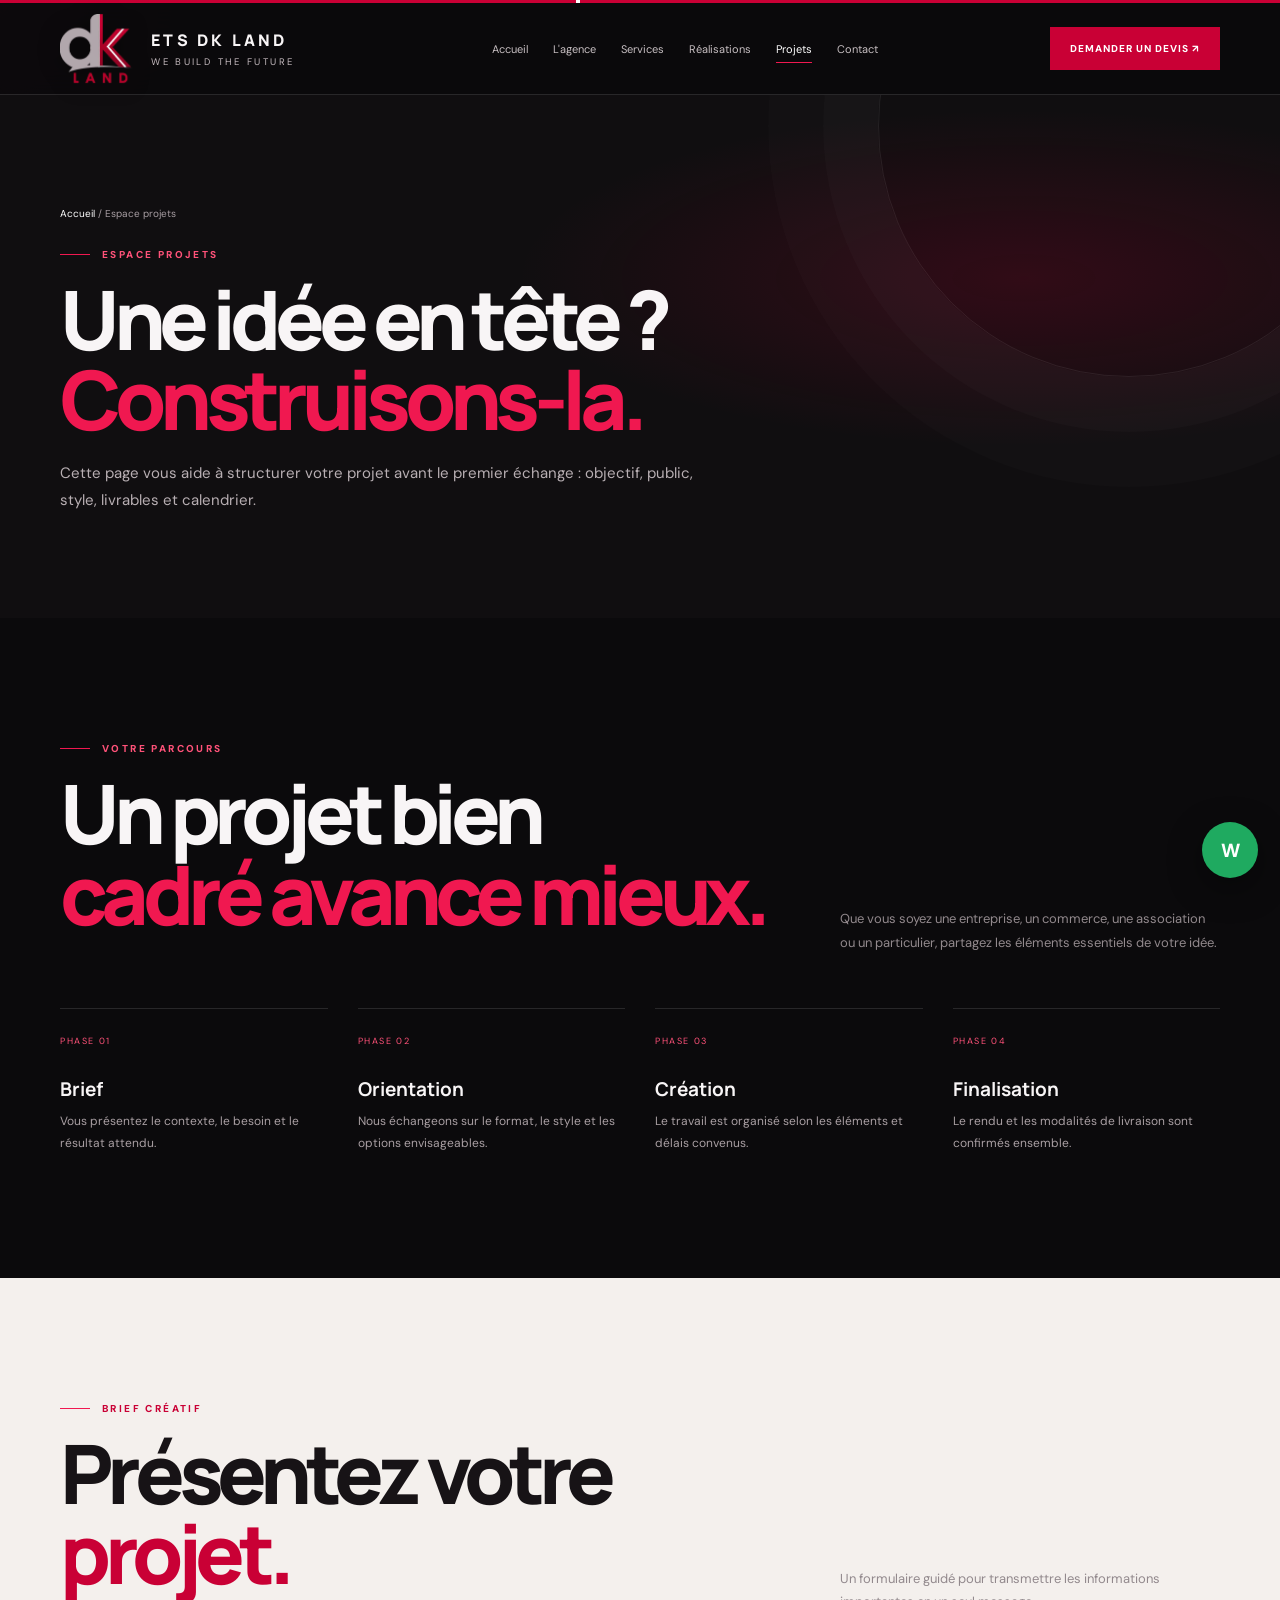
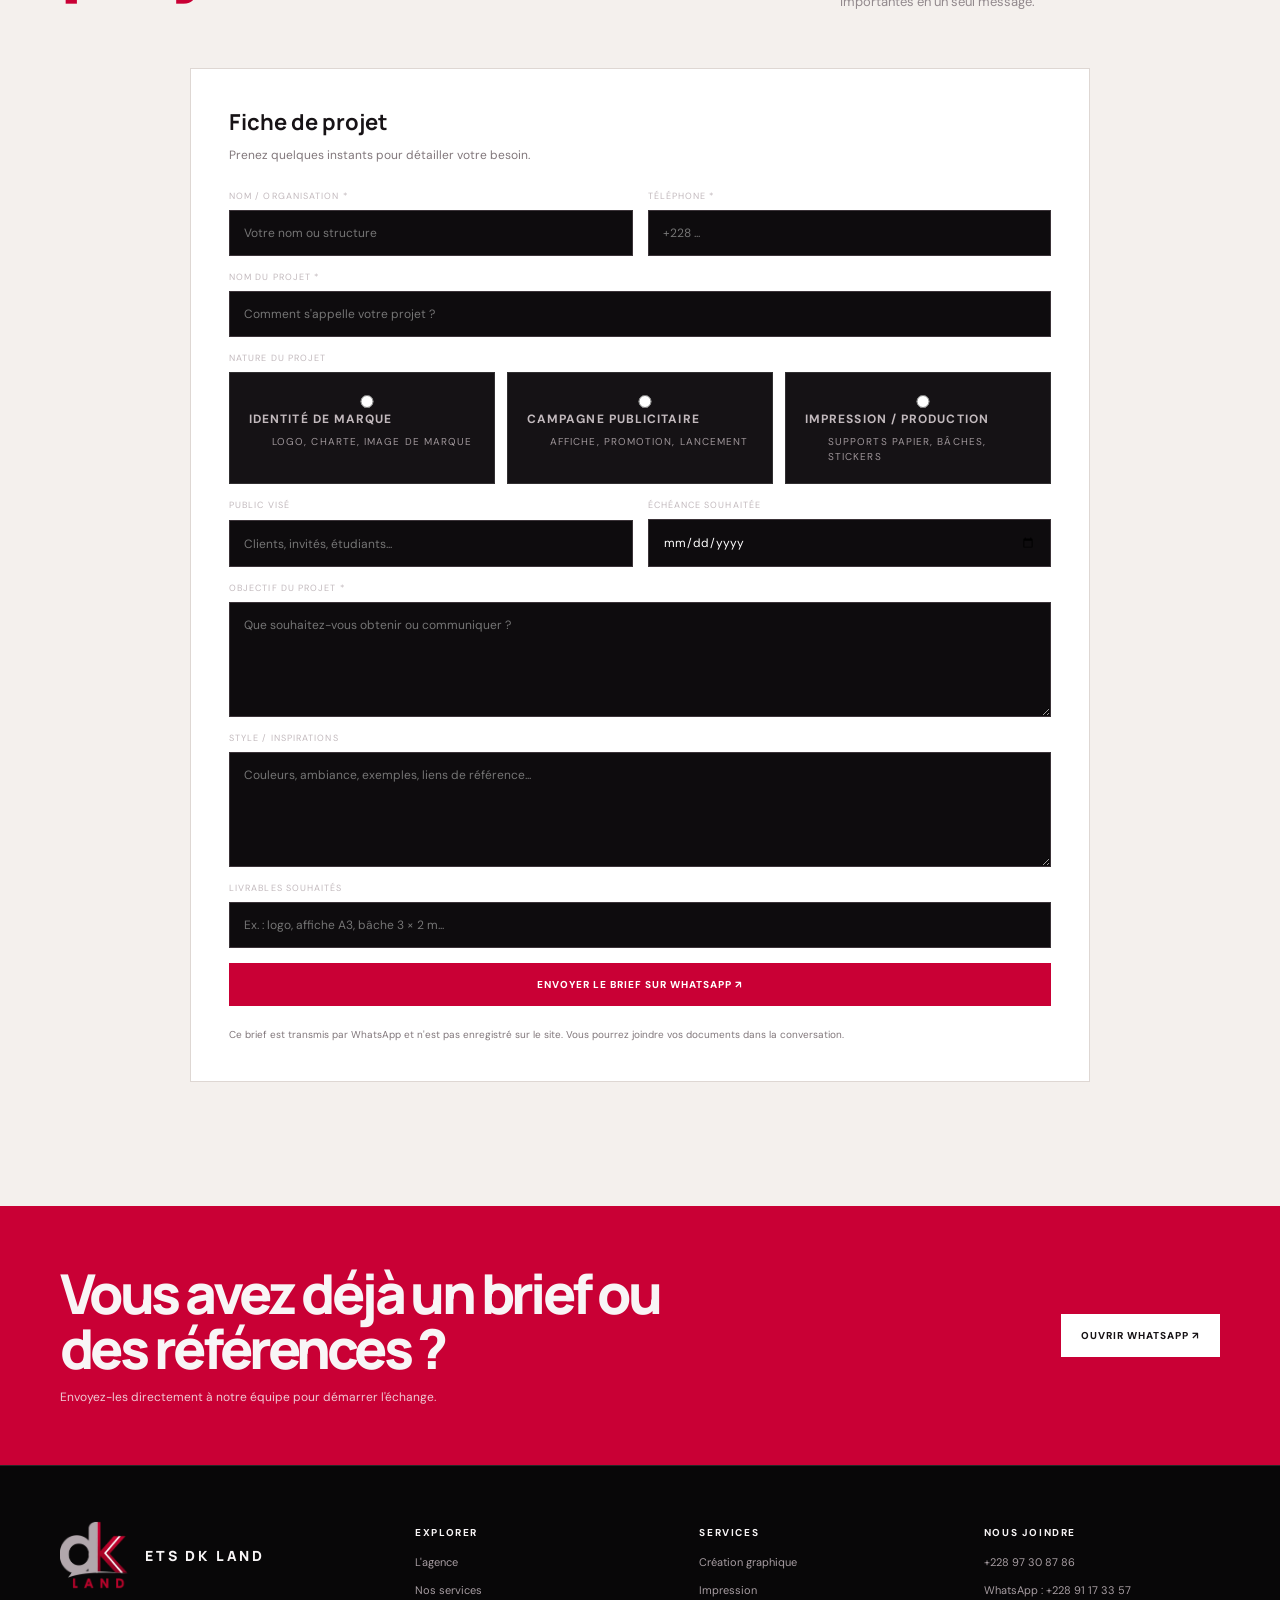
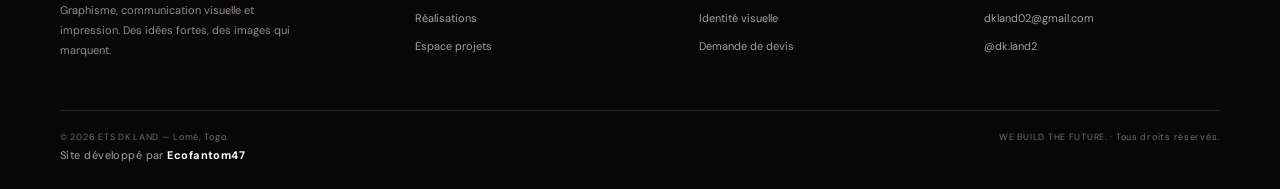
<file: projet.html>
<!doctype html><html lang="fr"><head><meta charset="utf-8"><meta name="viewport" content="width=device-width,initial-scale=1"><meta name="theme-color" content="#0b0a0c"><meta name="description" content="Espace projets — ETS DK LAND, graphisme et communication visuelle à Lomé, Togo."><title>Espace projets | ETS DK LAND</title><link rel="icon" href="logo-dk-land.png"><link rel="stylesheet" href="style.css"></head><body class="page-enter"><div class="progress"></div><div class="cursor-glow"></div><div class="topline"></div>
<header><div class="wrap nav">
<a class="brand" href="index.html"><img src="logo-dk-land-header.png" alt="Logo officiel DK LAND"><span><b>ETS DK LAND</b><small>WE BUILD THE FUTURE</small></span></a>
<nav class="navlinks"><a href="index.html">Accueil</a><a href="agence.html">L'agence</a><a href="services.html">Services</a><a href="galerie.html">Réalisations</a><a class="active" href="projet.html">Projets</a><a href="contact.html">Contact</a></nav>
<div class="nav-right"><a class="nav-cta" href="demande.html">Demander un devis ↗</a><button class="menu-toggle" aria-label="Ouvrir le menu">☰</button></div>
</div></header><main>
<section class="page-hero"><div class="wrap"><div class="breadcrumbs"><a href="index.html">Accueil</a> / Espace projets</div><div class="kicker reveal">Espace projets</div><h1 class="display reveal delay-1">Une idée en tête ?<br><em>Construisons-la.</em></h1><p class="lead reveal delay-2">Cette page vous aide à structurer votre projet avant le premier échange : objectif, public, style, livrables et calendrier.</p></div></section>
<section class="section"><div class="wrap"><div class="section-head"><div><div class="kicker">Votre parcours</div><h2 class="display">Un projet bien<br><em>cadré avance mieux.</em></h2></div><p>Que vous soyez une entreprise, un commerce, une association ou un particulier, partagez les éléments essentiels de votre idée.</p></div><div class="steps"><div class="step"><small>PHASE 01</small><h3>Brief</h3><p>Vous présentez le contexte, le besoin et le résultat attendu.</p></div><div class="step"><small>PHASE 02</small><h3>Orientation</h3><p>Nous échangeons sur le format, le style et les options envisageables.</p></div><div class="step"><small>PHASE 03</small><h3>Création</h3><p>Le travail est organisé selon les éléments et délais convenus.</p></div><div class="step"><small>PHASE 04</small><h3>Finalisation</h3><p>Le rendu et les modalités de livraison sont confirmés ensemble.</p></div></div></div></section>
<section class="section light"><div class="wrap"><div class="section-head"><div><div class="kicker">Brief créatif</div><h2 class="display">Présentez votre<br><em>projet.</em></h2></div><p>Un formulaire guidé pour transmettre les informations importantes en un seul message.</p></div>
<div class="form-panel" style="max-width:900px;margin:auto;background:#fff;border-color:#ded7d3;color:var(--ink)"><h3 class="form-title">Fiche de projet</h3><p class="form-sub" style="color:#81777b">Prenez quelques instants pour détailler votre besoin.</p>
<form data-whatsapp data-intro="Bonjour ETS DK LAND, voici la présentation de mon projet :">
<div class="form-grid">
<div class="field"><label for="pj-name">Nom / organisation *</label><input id="pj-name" name="Nom / organisation" required placeholder="Votre nom ou structure"></div>
<div class="field"><label for="pj-contact">Téléphone *</label><input id="pj-contact" name="Téléphone" required placeholder="+228 ..."></div>
<div class="field full"><label for="pj-title">Nom du projet *</label><input id="pj-title" name="Nom du projet" required placeholder="Comment s'appelle votre projet ?"></div>
<div class="field full"><label>Nature du projet</label><div class="choice-grid">
<label class="choice"><input type="radio" name="Nature du projet" value="Identité de marque" required><b>Identité de marque</b><small>Logo, charte, image de marque</small></label>
<label class="choice"><input type="radio" name="Nature du projet" value="Campagne publicitaire"><b>Campagne publicitaire</b><small>Affiche, promotion, lancement</small></label>
<label class="choice"><input type="radio" name="Nature du projet" value="Impression / production"><b>Impression / production</b><small>Supports papier, bâches, stickers</small></label>
</div></div>
<div class="field"><label for="pj-audience">Public visé</label><input id="pj-audience" name="Public visé" placeholder="Clients, invités, étudiants..."></div>
<div class="field"><label for="pj-deadline">Échéance souhaitée</label><input id="pj-deadline" name="Échéance" type="date"></div>
<div class="field full"><label for="pj-goal">Objectif du projet *</label><textarea id="pj-goal" name="Objectif" required placeholder="Que souhaitez-vous obtenir ou communiquer ?"></textarea></div>
<div class="field full"><label for="pj-style">Style / inspirations</label><textarea id="pj-style" name="Style / inspirations" placeholder="Couleurs, ambiance, exemples, liens de référence..."></textarea></div>
<div class="field full"><label for="pj-output">Livrables souhaités</label><input id="pj-output" name="Livrables" placeholder="Ex. : logo, affiche A3, bâche 3 × 2 m..."></div>
<div class="field full"><button class="btn" type="submit">Envoyer le brief sur WhatsApp ↗</button><p class="form-note" style="color:#81777b">Ce brief est transmis par WhatsApp et n'est pas enregistré sur le site. Vous pourrez joindre vos documents dans la conversation.</p></div>
</div></form></div></div></section>
<div class="cta-band"><div class="wrap cta-inner"><div><h2>Vous avez déjà un brief ou des références ?</h2><p>Envoyez-les directement à notre équipe pour démarrer l'échange.</p></div><a class="btn light" href="https://wa.me/22891173357" target="_blank" rel="noopener">Ouvrir WhatsApp ↗</a></div></div></main><footer><div class="wrap"><div class="footer-grid">
<div class="footer-brand"><div class="footer-logo"><img src="logo-dk-land-header.png" alt=""><b>ETS DK LAND</b></div><p>Graphisme, communication visuelle et impression. Des idées fortes, des images qui marquent.</p></div>
<div class="footer-col"><b>Explorer</b><a href="agence.html">L'agence</a><a href="services.html">Nos services</a><a href="galerie.html">Réalisations</a><a href="projet.html">Espace projets</a></div>
<div class="footer-col"><b>Services</b><a href="services.html#design">Création graphique</a><a href="services.html#print">Impression</a><a href="services.html#identite">Identité visuelle</a><a href="demande.html">Demande de devis</a></div>
<div class="footer-col"><b>Nous joindre</b><a href="tel:+22897308786">+228 97 30 87 86</a><a href="https://wa.me/22891173357">WhatsApp : +228 91 17 33 57</a><a href="mailto:dkland02@gmail.com">dkland02@gmail.com</a><a href="https://www.tiktok.com/@dk.land2" target="_blank" rel="noopener">@dk.land2</a></div>
</div><div class="footer-bottom"><span>© <span data-year></span> ETS DK LAND — Lomé, Togo.</span><span>WE BUILD THE FUTURE. · Tous droits réservés.</span></div><span class="developer-credit">Site développé par <strong>Ecofantom47</strong></span></div></footer>
<a class="float-wa" href="https://wa.me/22891173357" target="_blank" rel="noopener" aria-label="Écrire à DK LAND sur WhatsApp">W</a><div class="lightbox"><button aria-label="Fermer l'image">×</button><img alt="Aperçu de la réalisation"></div><script src="script.js"></script></body></html>
</file>
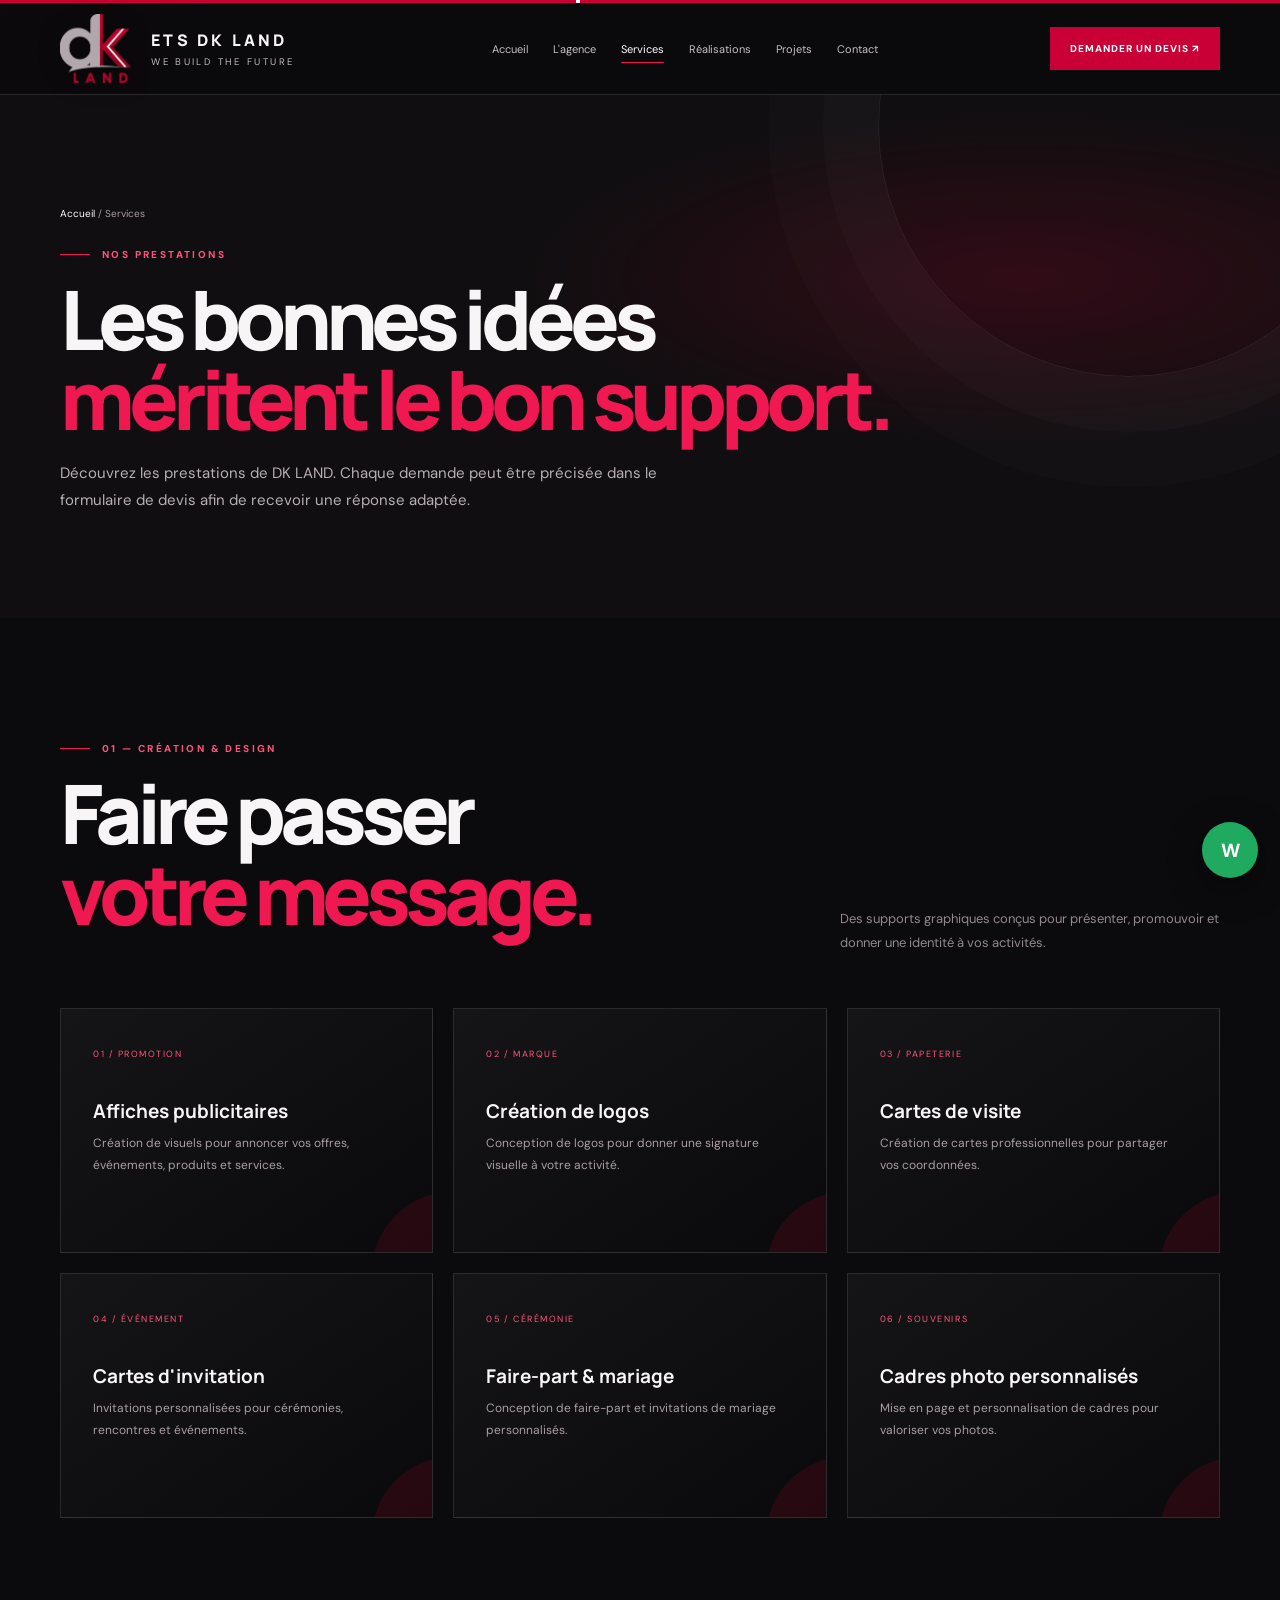
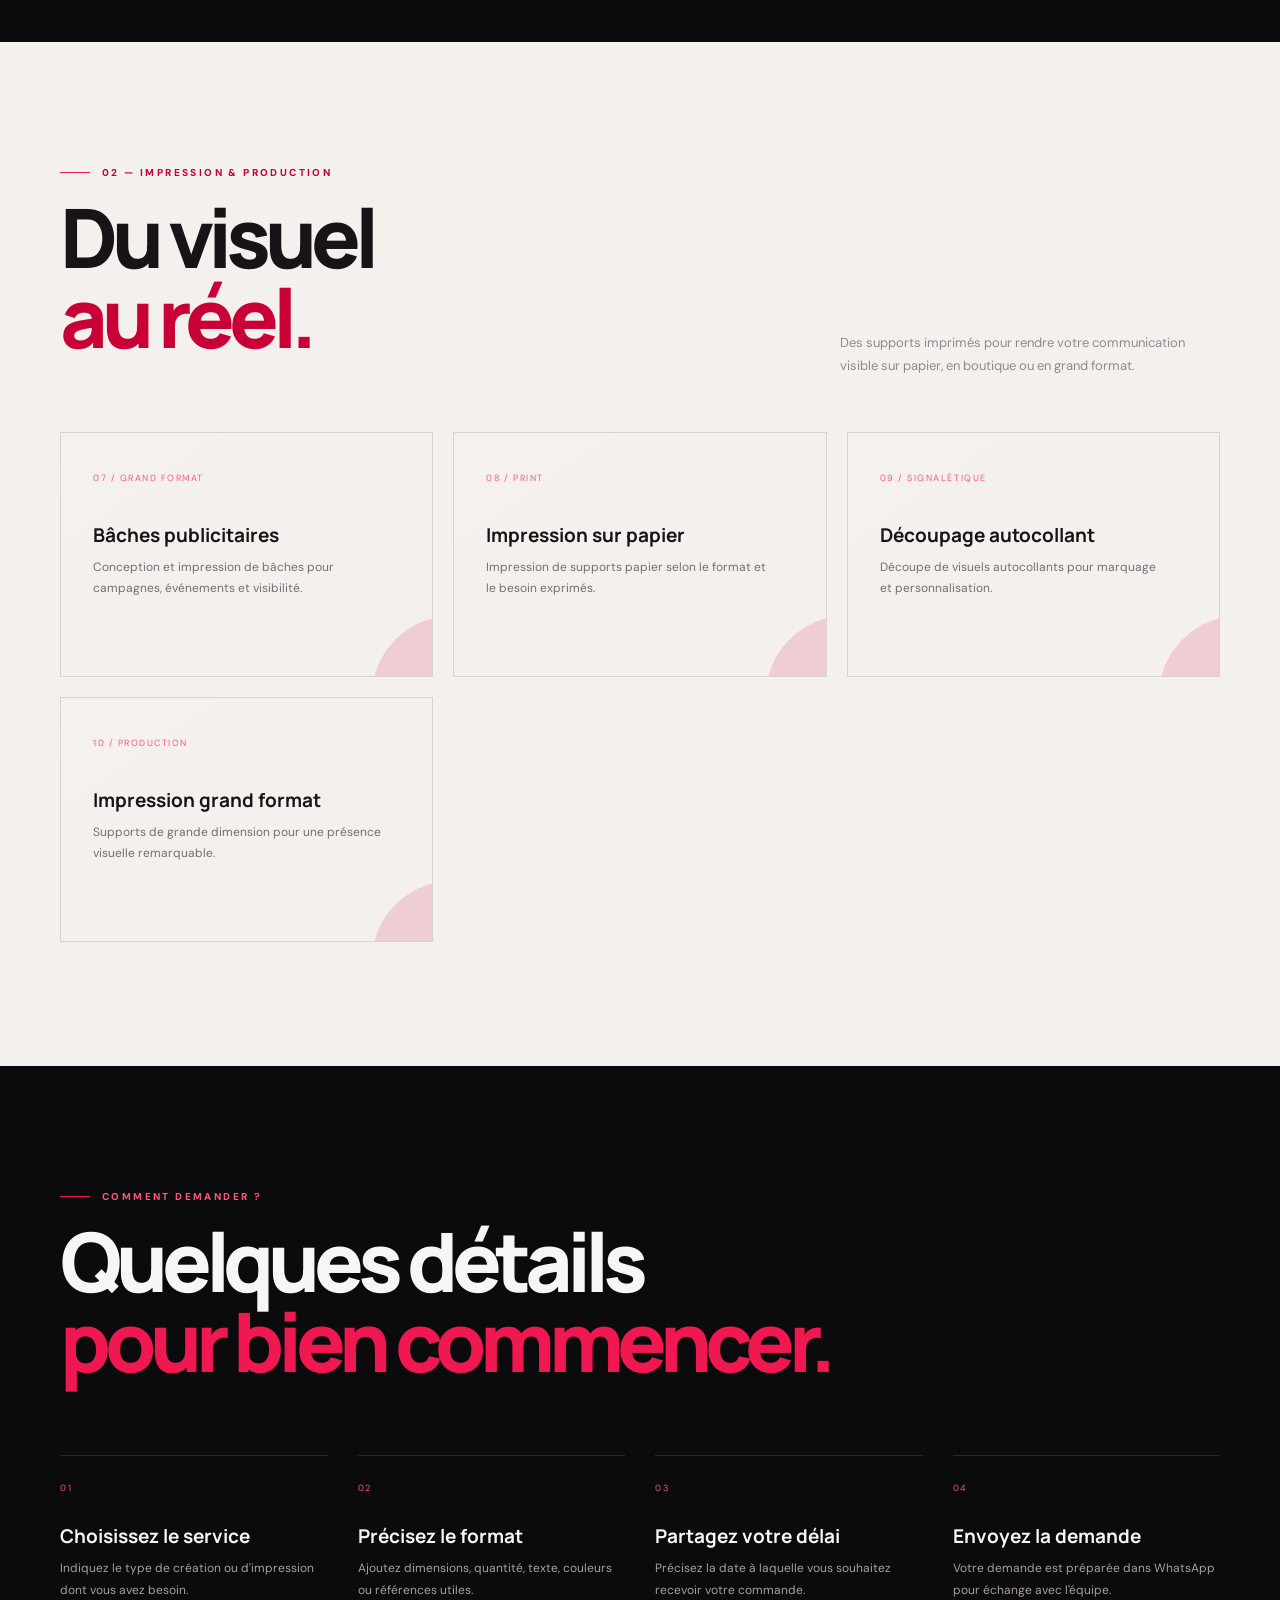
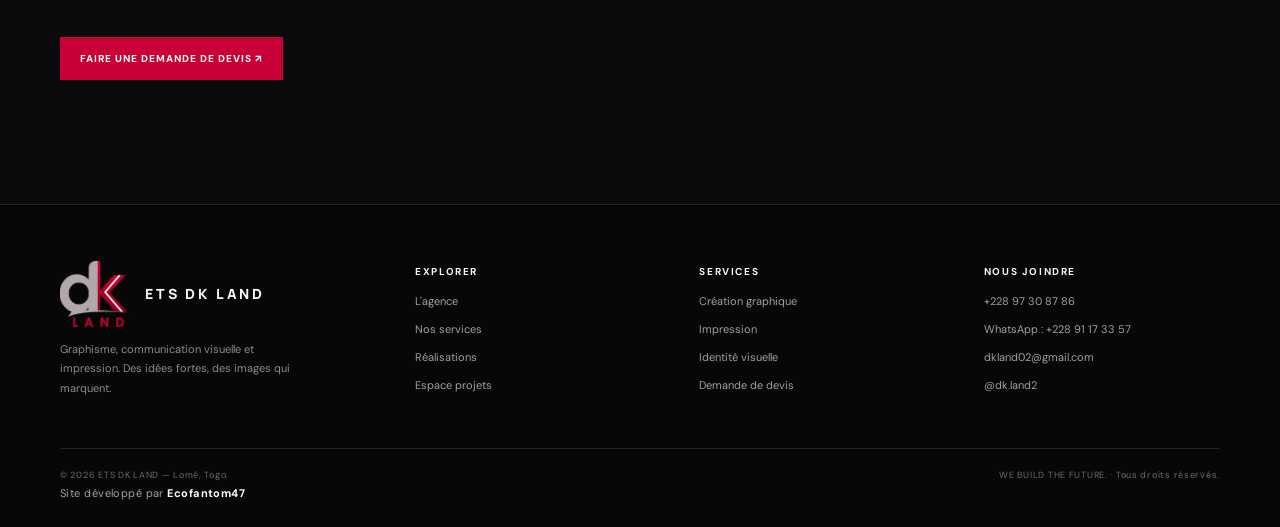
<file: services.html>
<!doctype html><html lang="fr"><head><meta charset="utf-8"><meta name="viewport" content="width=device-width,initial-scale=1"><meta name="theme-color" content="#0b0a0c"><meta name="description" content="Nos services — ETS DK LAND, graphisme et communication visuelle à Lomé, Togo."><title>Nos services | ETS DK LAND</title><link rel="icon" href="logo-dk-land.png"><link rel="stylesheet" href="style.css"></head><body class="page-enter"><div class="progress"></div><div class="cursor-glow"></div><div class="topline"></div>
<header><div class="wrap nav">
<a class="brand" href="index.html"><img src="logo-dk-land-header.png" alt="Logo officiel DK LAND"><span><b>ETS DK LAND</b><small>WE BUILD THE FUTURE</small></span></a>
<nav class="navlinks"><a href="index.html">Accueil</a><a href="agence.html">L'agence</a><a class="active" href="services.html">Services</a><a href="galerie.html">Réalisations</a><a href="projet.html">Projets</a><a href="contact.html">Contact</a></nav>
<div class="nav-right"><a class="nav-cta" href="demande.html">Demander un devis ↗</a><button class="menu-toggle" aria-label="Ouvrir le menu">☰</button></div>
</div></header><main>
<section class="page-hero"><div class="wrap"><div class="breadcrumbs"><a href="index.html">Accueil</a> / Services</div><div class="kicker reveal">Nos prestations</div><h1 class="display reveal delay-1">Les bonnes idées<br><em>méritent le bon support.</em></h1><p class="lead reveal delay-2">Découvrez les prestations de DK LAND. Chaque demande peut être précisée dans le formulaire de devis afin de recevoir une réponse adaptée.</p></div></section>
<section class="section" id="design"><div class="wrap"><div class="section-head"><div><div class="kicker">01 — Création & design</div><h2 class="display">Faire passer<br><em>votre message.</em></h2></div><p>Des supports graphiques conçus pour présenter, promouvoir et donner une identité à vos activités.</p></div><div class="service-grid">
<article class="service-card"><span class="num">01 / PROMOTION</span><h3>Affiches publicitaires</h3><p>Création de visuels pour annoncer vos offres, événements, produits et services.</p></article>
<article class="service-card"><span class="num">02 / MARQUE</span><h3>Création de logos</h3><p>Conception de logos pour donner une signature visuelle à votre activité.</p></article>
<article class="service-card"><span class="num">03 / PAPETERIE</span><h3>Cartes de visite</h3><p>Création de cartes professionnelles pour partager vos coordonnées.</p></article>
<article class="service-card"><span class="num">04 / ÉVÉNEMENT</span><h3>Cartes d'invitation</h3><p>Invitations personnalisées pour cérémonies, rencontres et événements.</p></article>
<article class="service-card"><span class="num">05 / CÉRÉMONIE</span><h3>Faire-part & mariage</h3><p>Conception de faire-part et invitations de mariage personnalisés.</p></article>
<article class="service-card"><span class="num">06 / SOUVENIRS</span><h3>Cadres photo personnalisés</h3><p>Mise en page et personnalisation de cadres pour valoriser vos photos.</p></article>
</div></div></section>
<section class="section light" id="print"><div class="wrap"><div class="section-head"><div><div class="kicker">02 — Impression & production</div><h2 class="display">Du visuel<br><em>au réel.</em></h2></div><p>Des supports imprimés pour rendre votre communication visible sur papier, en boutique ou en grand format.</p></div><div class="service-grid">
<article class="service-card" style="color:var(--ink);border-color:#d9d2ce"><span class="num">07 / GRAND FORMAT</span><h3>Bâches publicitaires</h3><p style="color:#766d71">Conception et impression de bâches pour campagnes, événements et visibilité.</p></article>
<article class="service-card" style="color:var(--ink);border-color:#d9d2ce"><span class="num">08 / PRINT</span><h3>Impression sur papier</h3><p style="color:#766d71">Impression de supports papier selon le format et le besoin exprimés.</p></article>
<article class="service-card" style="color:var(--ink);border-color:#d9d2ce"><span class="num">09 / SIGNALÉTIQUE</span><h3>Découpage autocollant</h3><p style="color:#766d71">Découpe de visuels autocollants pour marquage et personnalisation.</p></article>
<article class="service-card" style="color:var(--ink);border-color:#d9d2ce"><span class="num">10 / PRODUCTION</span><h3>Impression grand format</h3><p style="color:#766d71">Supports de grande dimension pour une présence visuelle remarquable.</p></article>
</div></div></section>
<section class="section"><div class="wrap"><div class="section-head"><div><div class="kicker">Comment demander ?</div><h2 class="display">Quelques détails<br><em>pour bien commencer.</em></h2></div></div><div class="steps"><div class="step"><small>01</small><h3>Choisissez le service</h3><p>Indiquez le type de création ou d'impression dont vous avez besoin.</p></div><div class="step"><small>02</small><h3>Précisez le format</h3><p>Ajoutez dimensions, quantité, texte, couleurs ou références utiles.</p></div><div class="step"><small>03</small><h3>Partagez votre délai</h3><p>Précisez la date à laquelle vous souhaitez recevoir votre commande.</p></div><div class="step"><small>04</small><h3>Envoyez la demande</h3><p>Votre demande est préparée dans WhatsApp pour échange avec l'équipe.</p></div></div><div style="margin-top:35px"><a class="btn" href="demande.html">Faire une demande de devis ↗</a></div></div></section></main><footer><div class="wrap"><div class="footer-grid">
<div class="footer-brand"><div class="footer-logo"><img src="logo-dk-land-header.png" alt=""><b>ETS DK LAND</b></div><p>Graphisme, communication visuelle et impression. Des idées fortes, des images qui marquent.</p></div>
<div class="footer-col"><b>Explorer</b><a href="agence.html">L'agence</a><a href="services.html">Nos services</a><a href="galerie.html">Réalisations</a><a href="projet.html">Espace projets</a></div>
<div class="footer-col"><b>Services</b><a href="services.html#design">Création graphique</a><a href="services.html#print">Impression</a><a href="services.html#identite">Identité visuelle</a><a href="demande.html">Demande de devis</a></div>
<div class="footer-col"><b>Nous joindre</b><a href="tel:+22897308786">+228 97 30 87 86</a><a href="https://wa.me/22891173357">WhatsApp : +228 91 17 33 57</a><a href="mailto:dkland02@gmail.com">dkland02@gmail.com</a><a href="https://www.tiktok.com/@dk.land2" target="_blank" rel="noopener">@dk.land2</a></div>
</div><div class="footer-bottom"><span>© <span data-year></span> ETS DK LAND — Lomé, Togo.</span><span>WE BUILD THE FUTURE. · Tous droits réservés.</span></div><span class="developer-credit">Site développé par <strong>Ecofantom47</strong></span></div></footer>
<a class="float-wa" href="https://wa.me/22891173357" target="_blank" rel="noopener" aria-label="Écrire à DK LAND sur WhatsApp">W</a><div class="lightbox"><button aria-label="Fermer l'image">×</button><img alt="Aperçu de la réalisation"></div><script src="script.js"></script></body></html>
</file>
<file: style.css>
@import url('https://fonts.googleapis.com/css2?family=DM+Sans:wght@400;500;600;700&family=Manrope:wght@400;500;600;700;800&display=swap');
:root{--bg:#0b0a0c;--panel:#141215;--panel2:#1d191d;--red:#c90035;--red2:#f01850;--white:#f8f5f6;--muted:#a79da2;--line:rgba(255,255,255,.12);--paper:#f4f0ed;--ink:#171316;--ease:cubic-bezier(.2,.75,.2,1);--sans:'DM Sans',Arial,sans-serif;--display:'Manrope','Arial',sans-serif}
*{box-sizing:border-box}html{scroll-behavior:smooth;scroll-padding-top:90px}body{margin:0;background:var(--bg);color:var(--white);font-family:var(--sans);-webkit-font-smoothing:antialiased;overflow-x:hidden}body.lock{overflow:hidden}a{color:inherit;text-decoration:none}img{max-width:100%;display:block}button,input,select,textarea{font:inherit}button{color:inherit}.wrap{width:min(1200px,calc(100% - 52px));margin:auto}.topline{height:3px;background:linear-gradient(90deg,var(--red) 0 45%,#fff 45% 45.3%,var(--red) 45.3% 100%)}
.cursor-glow{position:fixed;z-index:0;width:420px;height:420px;pointer-events:none;border-radius:50%;background:radial-gradient(circle,rgba(201,0,53,.10),transparent 68%);transform:translate(-50%,-50%);opacity:.8}
header{height:82px;position:sticky;top:0;z-index:80;background:rgba(11,10,12,.84);backdrop-filter:blur(18px);border-bottom:1px solid var(--line)}.nav{height:100%;display:flex;align-items:center;justify-content:space-between;gap:24px}.brand{display:flex;align-items:center;gap:12px;min-width:190px}.brand img{width:64px;height:64px;object-fit:contain;object-position:center;border-radius:10px;background:#080808;padding:3px;flex:0 0 64px;box-shadow:0 0 0 1px rgba(255,255,255,.12),0 5px 18px rgba(0,0,0,.28)}.brand b{font:800 13px var(--display);letter-spacing:.19em}.brand small{display:block;font-size:8px;color:#a99fa3;letter-spacing:.24em;margin-top:5px}.navlinks{display:flex;align-items:center;gap:25px}.navlinks a{font-size:11px;color:#c8c0c3;position:relative;padding:10px 0;transition:.25s}.navlinks a:after{content:"";position:absolute;bottom:3px;left:0;width:0;height:1px;background:var(--red2);transition:.3s}.navlinks a:hover,.navlinks a.active{color:#fff}.navlinks a:hover:after,.navlinks a.active:after{width:100%}.nav-right{display:flex;align-items:center;gap:12px}.nav-cta,.btn{border:1px solid var(--red);background:var(--red);color:#fff;padding:14px 19px;font-size:10px;font-weight:800;letter-spacing:.1em;text-transform:uppercase;display:inline-flex;align-items:center;justify-content:center;gap:12px;transition:transform .3s var(--ease),background .3s,border .3s,color .3s;cursor:pointer}.nav-cta:hover,.btn:hover{transform:translateY(-3px);background:#fff;color:var(--ink);border-color:#fff}.btn.ghost{background:transparent;border-color:rgba(255,255,255,.28)}.btn.ghost:hover{background:#fff}.btn.light{background:#fff;color:var(--ink);border-color:#fff}.btn.light:hover{background:var(--red);color:#fff;border-color:var(--red)}.menu-toggle{display:none;background:none;border:1px solid var(--line);padding:10px 12px;font-size:18px}
.kicker{font-size:10px;letter-spacing:.24em;text-transform:uppercase;color:#ff5279;font-weight:800;display:flex;align-items:center;gap:12px}.kicker:before{content:"";width:30px;height:1px;background:var(--red2)}.display{font:800 clamp(42px,7vw,82px)/.98 var(--display);letter-spacing:-.075em;margin:18px 0 20px}.display em{font-style:normal;color:var(--red2)}.lead{font-size:15px;line-height:1.85;color:#b8afb3;max-width:620px}.section{padding:110px 0;position:relative}.section.light{background:var(--paper);color:var(--ink)}.section-head{display:flex;justify-content:space-between;align-items:end;gap:30px;margin-bottom:45px}.section-head p{max-width:380px;color:#92898d;font-size:13px;line-height:1.8;margin:0}.section.light .kicker{color:var(--red)}.section.light .display{color:var(--ink)}.section.light .display em{color:var(--red)}
/* entrance and scroll effects */.reveal{opacity:0;transform:translateY(34px);transition:opacity .8s var(--ease),transform .8s var(--ease)}.reveal.visible{opacity:1;transform:none}.delay-1{transition-delay:.12s}.delay-2{transition-delay:.22s}.delay-3{transition-delay:.32s}.page-enter{animation:pageIn .7s var(--ease) backwards}@keyframes pageIn{from{opacity:0;transform:translateY(12px)}to{opacity:1;transform:none}}@keyframes float{0%,100%{transform:translateY(0)}50%{transform:translateY(-13px)}}@keyframes pulse{0%,100%{box-shadow:0 0 0 0 rgba(201,0,53,.3)}50%{box-shadow:0 0 0 14px rgba(201,0,53,0)}}@keyframes spin{to{transform:rotate(360deg)}}@keyframes marquee{to{transform:translateX(-50%)}}
.hero{min-height:690px;display:flex;align-items:center;position:relative;overflow:hidden;background:radial-gradient(ellipse at 83% 42%,rgba(201,0,53,.23),transparent 34%),linear-gradient(120deg,#0b0a0c,#171216 60%,#210811)}.hero:before{content:"";position:absolute;inset:0;background-image:linear-gradient(rgba(255,255,255,.025) 1px,transparent 1px),linear-gradient(90deg,rgba(255,255,255,.025) 1px,transparent 1px);background-size:65px 65px;mask-image:linear-gradient(90deg,black,transparent 80%)}.hero:after{content:"DK";position:absolute;right:-.04em;top:47%;transform:translateY(-50%);font:900 clamp(300px,48vw,650px)/.8 var(--display);letter-spacing:-.15em;color:rgba(255,255,255,.025);pointer-events:none}.hero-content{position:relative;z-index:2;padding:105px 0 85px;max-width:850px}.hero h1{font:800 clamp(64px,10vw,126px)/.86 var(--display);letter-spacing:-.09em;margin:28px 0}.hero h1 span{display:block;color:var(--red2)}.hero .lead{max-width:560px}.hero-actions{display:flex;gap:12px;flex-wrap:wrap;margin-top:34px}.hero-stats{display:flex;gap:38px;border-top:1px solid var(--line);max-width:650px;margin-top:72px;padding-top:22px}.stat strong{display:block;font:800 22px var(--display)}.stat small{display:block;color:#9f969a;font-size:9px;letter-spacing:.15em;text-transform:uppercase;margin-top:6px}.hero-orbit{position:absolute;right:10%;top:25%;width:300px;height:300px;border:1px solid rgba(255,255,255,.08);border-radius:50%;animation:spin 45s linear infinite}.hero-orbit:before,.hero-orbit:after{content:"";position:absolute;border:1px solid rgba(201,0,53,.35);border-radius:50%;inset:28px}.hero-orbit:after{inset:70px;border-color:rgba(255,255,255,.12)}.orbit-dot{position:absolute;width:9px;height:9px;background:var(--red2);border-radius:50%;top:22px;left:50%;box-shadow:0 0 25px var(--red2)}
.ticker{overflow:hidden;background:var(--red);padding:15px 0;white-space:nowrap}.ticker-track{display:flex;width:max-content;animation:marquee 35s linear infinite}.ticker span{font-size:10px;font-weight:800;letter-spacing:.23em;text-transform:uppercase;padding:0 25px}
.intro-grid{display:grid;grid-template-columns:1fr 1fr;gap:90px;align-items:center}.intro-copy{font-size:14px;line-height:2;color:#bdb4b8}.intro-copy p{margin:0 0 17px}.signature{margin-top:25px;font-size:11px;font-weight:800;letter-spacing:.18em}.signature span{color:var(--red2)}
.value-grid{display:grid;grid-template-columns:repeat(3,1fr);gap:1px;background:#dcd5d1;border:1px solid #dcd5d1;margin-top:60px}.value{background:var(--paper);padding:28px}.value small{color:var(--red);letter-spacing:.16em;font-size:9px;font-weight:800}.value h3{font-size:16px;margin:18px 0 8px}.value p{font-size:12px;line-height:1.8;color:#82797d;margin:0}
.service-grid{display:grid;grid-template-columns:repeat(3,1fr);gap:12px}.service-card{min-height:220px;border:1px solid var(--line);padding:26px;position:relative;background:linear-gradient(145deg,rgba(255,255,255,.045),transparent);transition:.35s var(--ease);overflow:hidden}.service-card:before{content:"";position:absolute;width:160px;height:160px;border-radius:50%;background:rgba(201,0,53,.14);right:-100px;bottom:-100px;transition:.5s}.service-card:hover{border-color:var(--red);transform:translateY(-6px)}.service-card:hover:before{right:-40px;bottom:-40px}.service-card .num{font-size:9px;letter-spacing:.17em;color:#ff577c}.service-card h3{font:700 19px var(--display);margin:36px 0 9px}.service-card p{font-size:12px;color:#a99fa3;line-height:1.8;margin:0;max-width:290px}.service-card .arrow{position:absolute;right:24px;top:23px;color:#ff577c}
.work-grid{display:grid;grid-template-columns:repeat(12,1fr);gap:15px}.work-card{grid-column:span 4;min-height:320px;position:relative;overflow:hidden;background:#292327;cursor:pointer}.work-card.wide{grid-column:span 8}.work-card img{width:100%;height:100%;min-height:320px;max-height:470px;object-fit:cover;transition:transform .7s var(--ease),filter .7s}.work-card:hover img{transform:scale(1.06);filter:brightness(.8)}.work-info{position:absolute;inset:auto 0 0;padding:50px 20px 20px;background:linear-gradient(transparent,rgba(0,0,0,.86));transform:translateY(8px);transition:.3s}.work-card:hover .work-info{transform:none}.work-info small{display:block;color:#ff9bb1;font-size:9px;letter-spacing:.15em;text-transform:uppercase;margin-bottom:7px}.work-info b{font:700 16px var(--display)}.filters{display:flex;flex-wrap:wrap;gap:8px;margin-bottom:24px}.filter{border:1px solid #d5ceca;background:transparent;color:#62595d;padding:10px 14px;font-size:10px;cursor:pointer;transition:.2s}.filter.active,.filter:hover{background:var(--ink);color:#fff;border-color:var(--ink)}.work-card.hide{display:none}.portfolio-note{font-size:10px;color:#8d8488;line-height:1.7;margin-top:18px}
.steps{display:grid;grid-template-columns:repeat(4,1fr);gap:22px}.step{border-top:1px solid var(--line);padding-top:19px}.step small{font-size:9px;color:#ff5279;letter-spacing:.18em}.step h3{font:700 19px var(--display);margin:27px 0 9px}.step p{font-size:12px;line-height:1.8;color:#a99fa3;margin:0}
.cta-band{padding:60px 0;background:var(--red)}.cta-inner{display:flex;align-items:center;justify-content:space-between;gap:28px}.cta-inner h2{font:800 clamp(30px,5vw,55px)/1 var(--display);letter-spacing:-.065em;margin:0;max-width:680px}.cta-inner p{font-size:12px;opacity:.82;margin:13px 0 0}
.page-hero{padding:95px 0 75px;position:relative;overflow:hidden;background:radial-gradient(ellipse at 80% 35%,rgba(201,0,53,.18),transparent 35%),#100e10}.page-hero:after{content:"";position:absolute;width:500px;height:500px;border:1px solid rgba(255,255,255,.08);border-radius:50%;right:-100px;top:-220px;box-shadow:0 0 0 55px rgba(255,255,255,.015),0 0 0 110px rgba(255,255,255,.012)}.breadcrumbs{font-size:10px;color:#a79da2;margin-bottom:28px}.breadcrumbs a{color:#fff}.page-hero .display{max-width:850px}.page-hero .lead{max-width:670px}
.contact-grid{display:grid;grid-template-columns:.8fr 1.2fr;gap:65px}.contact-detail{display:grid;gap:22px;margin-top:32px}.contact-detail small{display:block;color:#ff5279;letter-spacing:.15em;font-size:9px;text-transform:uppercase;margin-bottom:6px}.contact-detail a,.contact-detail span{font-size:14px}.form-panel{background:#171316;border:1px solid var(--line);padding:30px}.form-title{font:700 22px var(--display);margin:0 0 8px}.form-sub{color:#a79da2;font-size:12px;line-height:1.7;margin:0 0 25px}.form-grid{display:grid;grid-template-columns:1fr 1fr;gap:15px}.field{display:grid;gap:8px}.field.full{grid-column:1/-1}.field label{font-size:9px;color:#c2b9bd;letter-spacing:.12em;text-transform:uppercase}.field input,.field select,.field textarea{width:100%;background:#0e0c0e;border:1px solid #3b3338;color:#fff;padding:14px;outline:none;font-size:12px;border-radius:0}.field input:focus,.field select:focus,.field textarea:focus{border-color:var(--red2)}.field textarea{min-height:115px;resize:vertical}.form-note{font-size:10px;color:#8e8589;line-height:1.7;margin:12px 0 0}
.choice-grid{display:grid;grid-template-columns:repeat(3,1fr);gap:12px}.choice{border:1px solid var(--line);padding:19px;background:#151215;cursor:pointer;transition:.2s}.choice input{accent-color:var(--red);margin-right:7px}.choice:has(input:checked){border-color:var(--red);background:rgba(201,0,53,.1)}.choice b{font-size:12px}.choice small{display:block;color:#9e9599;font-size:10px;margin:7px 0 0 23px;line-height:1.5}
.timeline{display:grid;grid-template-columns:repeat(3,1fr);gap:14px}.timeline-card{border:1px solid var(--line);padding:22px}.timeline-card b{font-size:13px}.timeline-card p{font-size:11px;color:#a79da2;line-height:1.8;margin:8px 0 0}
.faq{display:grid;gap:10px;max-width:850px}.faq details{border-bottom:1px solid var(--line);padding:18px 0}.faq summary{cursor:pointer;font-size:14px;font-weight:700;list-style:none;display:flex;justify-content:space-between;gap:20px}.faq summary:after{content:"+";color:#ff5279;font-size:20px}.faq details[open] summary:after{content:"−"}.faq p{font-size:12px;color:#aaa1a5;line-height:1.8;max-width:720px}
footer{background:#080708;border-top:1px solid var(--line);padding:54px 0 25px}.footer-grid{display:grid;grid-template-columns:1.3fr 1fr 1fr 1fr;gap:35px;padding-bottom:38px}.footer-logo{display:flex;align-items:center;gap:11px}.footer-logo img{width:50px;height:50px;border-radius:50%}.footer-logo b{font:800 12px var(--display);letter-spacing:.18em}.footer-brand p{font-size:11px;color:#93898e;line-height:1.8;max-width:240px}.footer-col b{font-size:10px;letter-spacing:.16em;text-transform:uppercase}.footer-col a{display:block;color:#a79da2;font-size:11px;margin-top:14px;transition:.2s}.footer-col a:hover{color:#fff}.footer-bottom{border-top:1px solid var(--line);padding-top:20px;display:flex;justify-content:space-between;gap:20px;color:#71696d;font-size:9px;letter-spacing:.08em}
.float-wa{position:fixed;right:22px;bottom:22px;z-index:70;width:56px;height:56px;border-radius:50%;background:#1faa60;color:#fff;display:grid;place-items:center;font-weight:800;font-size:19px;box-shadow:0 10px 35px rgba(0,0,0,.4);animation:pulse 3s infinite}.float-wa:hover{transform:translateY(-4px)}
.lightbox{position:fixed;inset:0;z-index:100;background:rgba(0,0,0,.94);display:none;align-items:center;justify-content:center;padding:25px}.lightbox.open{display:flex}.lightbox img{max-width:92vw;max-height:86vh;object-fit:contain}.lightbox button{position:absolute;right:25px;top:18px;background:none;border:0;color:#fff;font-size:36px;cursor:pointer}
.progress{height:2px;position:fixed;top:0;left:0;z-index:110;background:var(--red2);width:0}
@media(max-width:900px){.navlinks{display:none;position:absolute;top:82px;left:0;right:0;background:#100e10;padding:24px 28px 30px;border-bottom:1px solid var(--line);flex-direction:column;align-items:flex-start}.navlinks.open{display:flex}.menu-toggle{display:block}.nav-cta{display:none}.hero-orbit{right:-100px;opacity:.6}.intro-grid,.contact-grid{grid-template-columns:1fr;gap:40px}.service-grid{grid-template-columns:repeat(2,1fr)}.steps{grid-template-columns:repeat(2,1fr)}.footer-grid{grid-template-columns:repeat(2,1fr)}.section-head{display:block}.section-head p{margin-top:18px}}
@media(max-width:600px){.wrap{width:calc(100% - 34px)}header{height:72px}.navlinks{top:72px}.brand img{width:46px;height:46px}.brand b{font-size:11px}.brand small{font-size:7px}.hero{min-height:650px}.hero-content{padding:85px 0 60px}.hero h1{font-size:clamp(58px,17vw,90px)}.hero-orbit{width:200px;height:200px;top:17%;right:-120px}.hero-stats{gap:18px;flex-wrap:wrap;margin-top:52px}.stat strong{font-size:18px}.stat small{font-size:8px}.section{padding:76px 0}.display{font-size:clamp(40px,12vw,60px)}.intro-grid{gap:20px}.value-grid{grid-template-columns:1fr}.service-grid{grid-template-columns:1fr}.service-card{min-height:185px}.work-card,.work-card.wide{grid-column:span 12;min-height:270px}.work-card img{min-height:270px}.steps{grid-template-columns:1fr 1fr;gap:25px 15px}.cta-inner{align-items:flex-start;flex-direction:column}.page-hero{padding:70px 0 55px}.form-panel{padding:20px}.form-grid{grid-template-columns:1fr}.field.full{grid-column:auto}.choice-grid{grid-template-columns:1fr}.timeline{grid-template-columns:1fr}.footer-grid{grid-template-columns:1fr 1fr;gap:28px 18px}.footer-bottom{flex-direction:column;line-height:1.7}.float-wa{width:50px;height:50px;right:15px;bottom:15px}}
@media(prefers-reduced-motion:reduce){*,*:before,*:after{scroll-behavior:auto!important;animation-duration:.01ms!important;transition-duration:.01ms!important}}
/* Brand visibility refinement: official DK LAND mark is now shown uncropped. */
.brand{gap:16px;min-width:245px}
.brand img{width:78px;height:66px;object-fit:contain;object-position:center;border-radius:0;background:transparent;padding:2px;filter:drop-shadow(0 5px 14px rgba(210,0,55,.18))}
.brand b{font-size:15px;letter-spacing:.22em}
.brand small{font-size:9px;letter-spacing:.25em}
.footer-logo{gap:16px}
.footer-logo img{width:78px;height:68px;object-fit:contain;border-radius:0;background:transparent}
.footer-logo b{font-size:14px;letter-spacing:.2em}
@media(max-width:600px){
  .brand{gap:10px;min-width:0}
  .brand img{width:65px;height:58px}
  .brand b{font-size:12px}
  .brand small{font-size:7px}
  .footer-logo img{width:68px;height:60px}
}


/* Portfolio lightbox: accessible, responsive full-screen preview */
.lightbox{position:fixed;inset:0;z-index:9999;background:rgba(8,7,9,.96);display:none;align-items:center;justify-content:center;padding:clamp(18px,4vw,56px);backdrop-filter:blur(12px)}
.lightbox.open{display:flex}
.lightbox figure{margin:0;display:flex;flex-direction:column;align-items:center;gap:14px;max-width:min(1100px,84vw);max-height:88vh}
.lightbox img{display:block;max-width:100%;max-height:78vh;width:auto;height:auto;object-fit:contain;box-shadow:0 22px 90px rgba(0,0,0,.45);border-radius:3px}
.lightbox figcaption{color:#d8d0d4;font-size:12px;letter-spacing:.08em;text-align:center}
.lightbox button{position:absolute;display:grid;place-items:center;border:1px solid rgba(255,255,255,.25);background:rgba(255,255,255,.09);color:#fff;cursor:pointer;transition:.2s}
.lightbox button:hover{background:#c90035;border-color:#c90035}
.lightbox-close{right:24px;top:20px;width:48px;height:48px;font-size:30px}
.lightbox-nav{top:50%;transform:translateY(-50%);width:52px;height:64px;font-size:42px;line-height:1}
.lightbox-prev{left:20px}.lightbox-next{right:20px}
.work-card{cursor:zoom-in;border-radius:4px}
.work-card:focus-visible,.filter:focus-visible,.lightbox button:focus-visible{outline:3px solid #f01850;outline-offset:3px}
/* A more spacious editorial rhythm across the entire site */
.wrap{width:min(1160px,calc(100% - 64px))}
.section{padding:124px 0}
.section-head{margin-bottom:54px}
.work-grid{gap:22px}
.work-card{min-height:350px}
.work-card img{min-height:350px}
.service-grid{gap:20px}
.service-card{padding:32px;min-height:245px}
.value-grid{margin-top:72px}
.value{padding:36px}
.steps{gap:30px}
.page-hero{padding:112px 0 88px}
.contact-grid{gap:76px}
.form-panel{padding:38px}
.footer-grid{gap:48px}
@media(max-width:900px){
 .wrap{width:calc(100% - 48px)}
 .section{padding:92px 0}
 .section-head{margin-bottom:38px}
 .work-grid{gap:16px}
 .work-card,.work-card.wide{grid-column:span 6}
 .work-card{min-height:300px}
 .work-card img{min-height:300px}
 .lightbox-nav{width:44px;height:54px}
 .lightbox-prev{left:10px}.lightbox-next{right:10px}
}
@media(max-width:600px){
 .wrap{width:calc(100% - 36px)}
 .section{padding:76px 0}
 .page-hero{padding:76px 0 60px}
 .section-head{margin-bottom:30px}
 .work-grid{gap:18px}
 .work-card,.work-card.wide{grid-column:span 12;min-height:0}
 .work-card img{height:auto;min-height:0;max-height:none;aspect-ratio:4/3;object-fit:cover}
 .work-info{padding:46px 17px 17px}
 .lightbox{padding:64px 12px 28px}
 .lightbox figure{max-width:100%;max-height:80vh}
 .lightbox img{max-height:70vh;max-width:100%}
 .lightbox-close{right:12px;top:10px;width:42px;height:42px}
 .lightbox-nav{top:auto;bottom:10px;transform:none;width:42px;height:42px;font-size:32px}
 .lightbox-prev{left:calc(50% - 50px)}.lightbox-next{right:calc(50% - 50px)}
 .form-panel{padding:24px}
 .service-card{padding:26px;min-height:210px}
}


/* Signature du développeur */
.footer-bottom{flex-wrap:wrap;gap:12px 24px}
.developer-credit{color:#a99fa3;font-size:11px;letter-spacing:.04em}
.developer-credit strong{color:#fff;font-weight:700}
@media(max-width:600px){.footer-bottom{align-items:flex-start;flex-direction:column}.developer-credit{font-size:10px}}

/* Logo officiel : affichage complet, net et sans découpe */
.brand img{object-fit:contain;object-position:center}
@media(max-width:600px){.brand img{width:56px;height:56px;flex-basis:56px}.brand{gap:9px}}

/* ==========================================================
   ÉCRAN DE CHARGEMENT CINÉMATIQUE (accueil, 5 s, 1 fois / session)
   ========================================================== */
#dk-loader{display:none;position:fixed;inset:0;z-index:10000;color:#fff;font-family:var(--display);overflow:hidden;isolation:isolate}
html.intro-lock #dk-loader{display:block}
html.intro-lock{overflow:hidden}
.ld-panel{position:absolute;left:0;right:0;height:50.2%;background:#000;transition:transform 1s var(--ease) .28s}
.ld-top{top:0}.ld-bottom{bottom:0}
.ld-glow{position:absolute;inset:0;pointer-events:none;background:radial-gradient(ellipse 55% 45% at 50% 46%,rgba(201,0,53,.26),transparent 70%),radial-gradient(ellipse 90% 70% at 50% 120%,rgba(201,0,53,.14),transparent 60%);animation:ldBreath 4s ease-in-out infinite;transition:opacity .5s}
.ld-grid{position:absolute;inset:0;pointer-events:none;opacity:.5;background-image:linear-gradient(rgba(255,255,255,.035) 1px,transparent 1px),linear-gradient(90deg,rgba(255,255,255,.035) 1px,transparent 1px);background-size:64px 64px;-webkit-mask-image:radial-gradient(circle at 50% 46%,#000,transparent 68%);mask-image:radial-gradient(circle at 50% 46%,#000,transparent 68%);transition:opacity .5s}
.ld-stage{position:absolute;inset:0;display:flex;flex-direction:column;align-items:center;justify-content:center;gap:clamp(18px,3.4vh,30px);padding:24px;transition:transform 1s var(--ease),opacity .6s ease,filter .7s ease}
.ld-logo{position:relative;width:min(56vmin,360px);aspect-ratio:1;animation:ldLogo 1.5s cubic-bezier(.2,.75,.2,1) .15s backwards}
.ld-mark{position:absolute;inset:0;isolation:isolate;mix-blend-mode:screen}
.ld-mark img{position:absolute;inset:0;width:100%;height:100%;object-fit:contain;display:block}
.ld-shine{position:absolute;inset:0;mix-blend-mode:overlay;background:linear-gradient(105deg,transparent 38%,rgba(255,255,255,.95) 50%,transparent 62%);background-size:260% 100%;background-repeat:no-repeat;background-position:150% 0;animation:ldShine 2.4s ease-in-out 1.3s 2}
.ld-ring{position:absolute;inset:-9%;width:118%;height:118%;overflow:visible}
.ld-ring circle{fill:none;vector-effect:non-scaling-stroke}
.ld-ring .r-base{stroke:rgba(255,255,255,.09);stroke-width:1;stroke-dasharray:100;stroke-dashoffset:100;animation:ldDraw 2.2s var(--ease) .35s forwards}
.ld-ring .r-arc{stroke:var(--red2);stroke-width:2;stroke-linecap:round;stroke-dasharray:24 76;opacity:0;transform-origin:50% 50%;animation:ldFade .6s ease 1s forwards,ldSpin 5s linear 1s infinite;filter:drop-shadow(0 0 6px rgba(240,24,80,.9))}
.ld-brand{text-align:center;animation:ldUp .9s var(--ease) 1s both}
.ld-brand b{display:block;font-weight:800;font-size:clamp(13px,3.4vw,17px);letter-spacing:.5em;margin-right:-.5em}
.ld-brand span{display:block;margin-top:10px;font-size:clamp(8px,2.2vw,10px);letter-spacing:.42em;margin-right:-.42em;color:#ff5279;font-weight:700}
.ld-meter{width:min(340px,72vw);animation:ldUp .8s var(--ease) 1.3s both}
.ld-row{display:flex;justify-content:space-between;align-items:baseline;font-size:9px;letter-spacing:.28em;color:#a79da2;margin-bottom:11px;font-weight:700}
.ld-pct{font-variant-numeric:tabular-nums;color:#fff;font-size:12px;letter-spacing:.12em}
.ld-track{position:relative;height:2px;background:rgba(255,255,255,.12);overflow:visible}
.ld-fill{position:absolute;left:0;top:0;bottom:0;width:100%;background:linear-gradient(90deg,var(--red),var(--red2));transform-origin:0 50%;transform:scaleX(0);will-change:transform}
.ld-fill:after{content:"";position:absolute;right:-1px;top:50%;width:9px;height:9px;margin-top:-4.5px;border-radius:50%;background:#fff;box-shadow:0 0 16px 4px rgba(240,24,80,.85)}
.ld-corner{position:absolute;z-index:3;font-size:9px;letter-spacing:.3em;color:#7d7377;font-weight:700;animation:ldFade 1s ease 1.2s both;transition:opacity .4s}
.ld-tl{left:clamp(18px,4vw,40px);top:clamp(18px,4vh,36px)}
.ld-bl{left:clamp(18px,4vw,40px);bottom:clamp(18px,4vh,36px)}
.ld-skip{position:absolute;z-index:4;right:clamp(18px,4vw,40px);bottom:clamp(14px,3.4vh,30px);background:none;border:0;color:#8b8186;font:700 9px var(--display);letter-spacing:.3em;text-transform:uppercase;cursor:pointer;padding:12px 4px;animation:ldFade 1s ease 1.6s both;transition:color .2s,opacity .4s}
.ld-skip:hover,.ld-skip:focus-visible{color:#fff;outline:none}
.ld-flash{position:absolute;left:0;right:0;top:50%;height:2px;margin-top:-1px;z-index:5;background:linear-gradient(90deg,transparent,var(--red2) 20%,#fff 50%,var(--red2) 80%,transparent);box-shadow:0 0 30px 6px rgba(240,24,80,.7);opacity:0;transform:scaleX(0);pointer-events:none}

/* sortie : le logo s'avance, un éclair rouge, puis le rideau s'ouvre sur l'accueil */
#dk-loader.is-leaving{pointer-events:none}
#dk-loader.is-leaving .ld-stage{transform:scale(1.4);opacity:0;filter:blur(8px)}
#dk-loader.is-leaving .ld-glow,#dk-loader.is-leaving .ld-grid,#dk-loader.is-leaving .ld-corner,#dk-loader.is-leaving .ld-skip{opacity:0;animation:none}
#dk-loader.is-leaving .ld-top{transform:translateY(-101%)}
#dk-loader.is-leaving .ld-bottom{transform:translateY(101%)}
#dk-loader.is-leaving .ld-flash{animation:ldFlash 1s var(--ease) .1s both}

/* l'accueil attend dans l'ombre, puis se révèle derrière le rideau */
html.intro-run body.page-enter{animation:none}
header{transition:transform 1s var(--ease)}
.hero{transition:transform 2.2s var(--ease),filter 2.2s var(--ease)}
html.intro-lock header{transform:translateY(-110%)}
html.intro-lock .hero{transform:scale(1.08);filter:brightness(.5)}
html.intro-lock .hero .reveal{opacity:0!important;transform:translateY(34px)!important}

@keyframes ldLogo{0%{opacity:0;transform:scale(.84);filter:blur(16px)}60%{filter:blur(0)}100%{opacity:1;transform:none;filter:none}}
@keyframes ldDraw{to{stroke-dashoffset:0}}
@keyframes ldSpin{to{transform:rotate(360deg)}}
@keyframes ldFade{to{opacity:1}}
@keyframes ldUp{from{opacity:0;transform:translateY(16px)}to{opacity:1;transform:none}}
@keyframes ldShine{0%{background-position:150% 0}45%,100%{background-position:-50% 0}}
@keyframes ldBreath{0%,100%{opacity:.75}50%{opacity:1}}
@keyframes ldFlash{0%{opacity:0;transform:scaleX(0)}35%{opacity:1;transform:scaleX(1)}100%{opacity:0;transform:scaleX(1) scaleY(5)}}
@media(max-width:600px){.ld-tl,.ld-bl{display:none}}
/* mouvement réduit : pas d'écran d'intro (voir script d'amorçage dans <head>) */
@media(prefers-reduced-motion:reduce){#dk-loader{display:none!important}}

/* Logo d'en-tête : version recadrée, fond transparent, bien lisible */
header{height:92px}
.brand{gap:18px;min-width:260px}
.brand img{width:auto;height:74px;max-width:none;flex:0 0 auto;padding:0;background:transparent;border-radius:0;box-shadow:none;filter:drop-shadow(0 2px 10px rgba(0,0,0,.5))}
.brand b{font-size:16px;letter-spacing:.2em}
.brand small{font-size:9.5px;color:#c4babe}
.navlinks{top:92px}
.footer-logo img{width:auto;height:70px;max-width:none}
@media(max-width:900px){.navlinks{top:92px}}
@media(max-width:600px){header{height:76px}.navlinks{top:76px}.brand{gap:12px;min-width:0}.brand img{height:58px}.brand b{font-size:12px}.brand small{font-size:7.5px}.footer-logo img{height:58px}}

/* Visionneuse : positions des boutons (corrige l'ancienne règle « .lightbox button » qui les empilait en haut à droite) */
.lightbox .lightbox-close{top:20px;right:24px;left:auto;bottom:auto}
.lightbox .lightbox-nav{top:50%;bottom:auto;transform:translateY(-50%)}
.lightbox .lightbox-prev{left:20px;right:auto}
.lightbox .lightbox-next{right:20px;left:auto}
.work-card{cursor:zoom-in}
@media(max-width:600px){
 .lightbox .lightbox-close{top:10px;right:12px}
 .lightbox .lightbox-nav{top:auto;bottom:14px;transform:none}
 .lightbox .lightbox-prev{left:calc(50% - 52px);right:auto}
 .lightbox .lightbox-next{right:calc(50% - 52px);left:auto}
}
</file>
